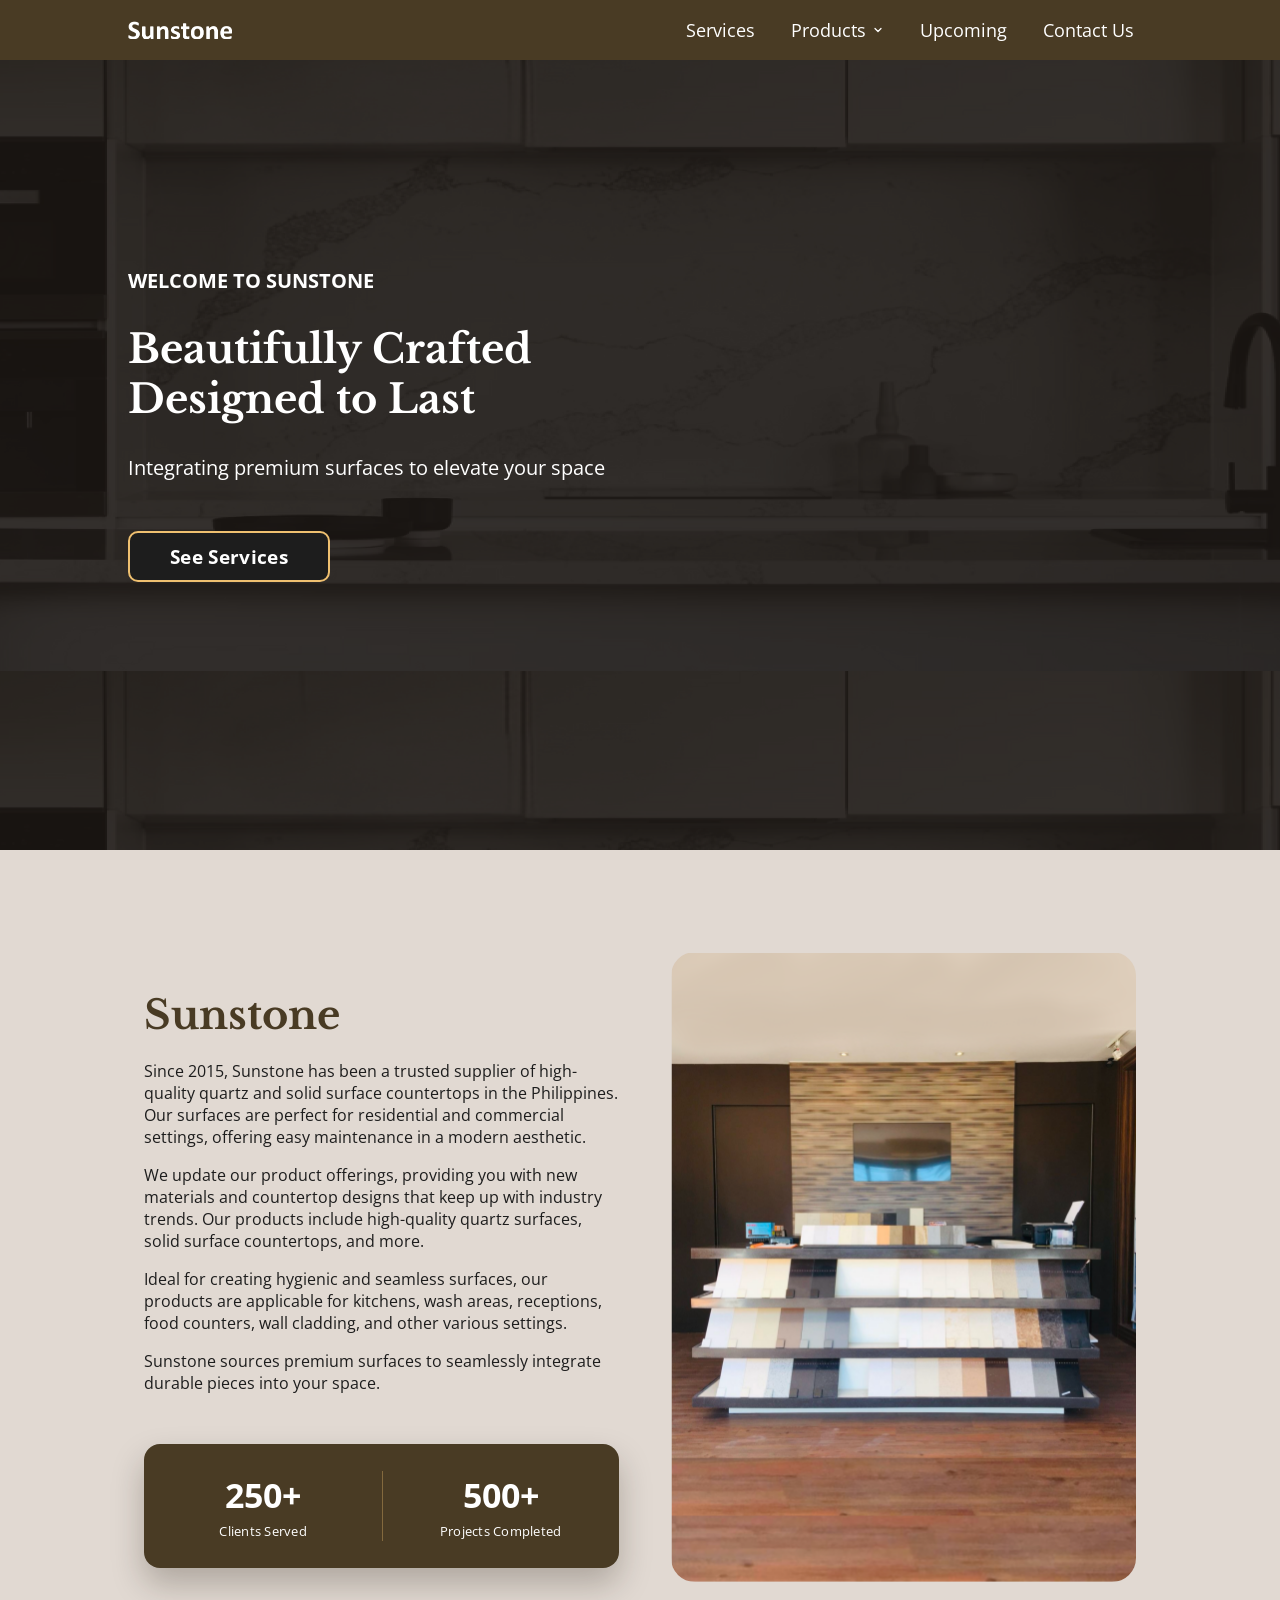
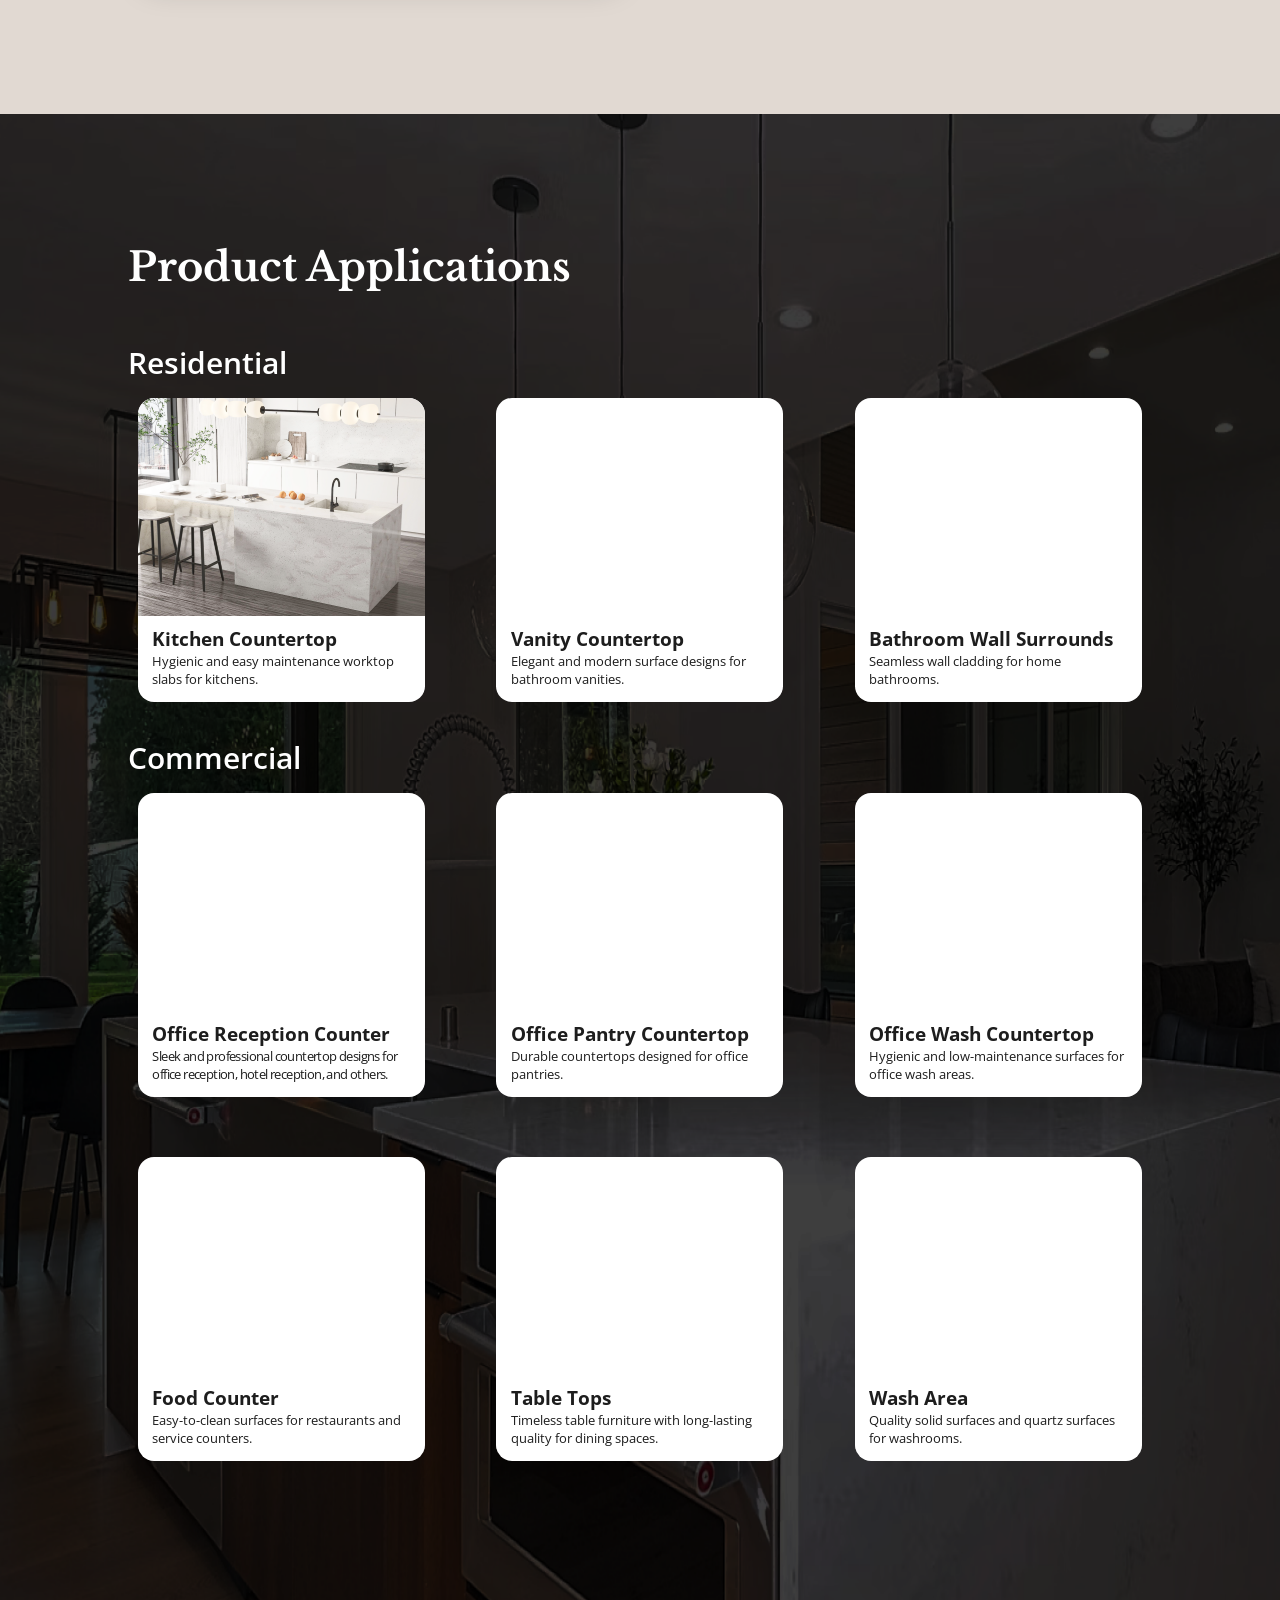
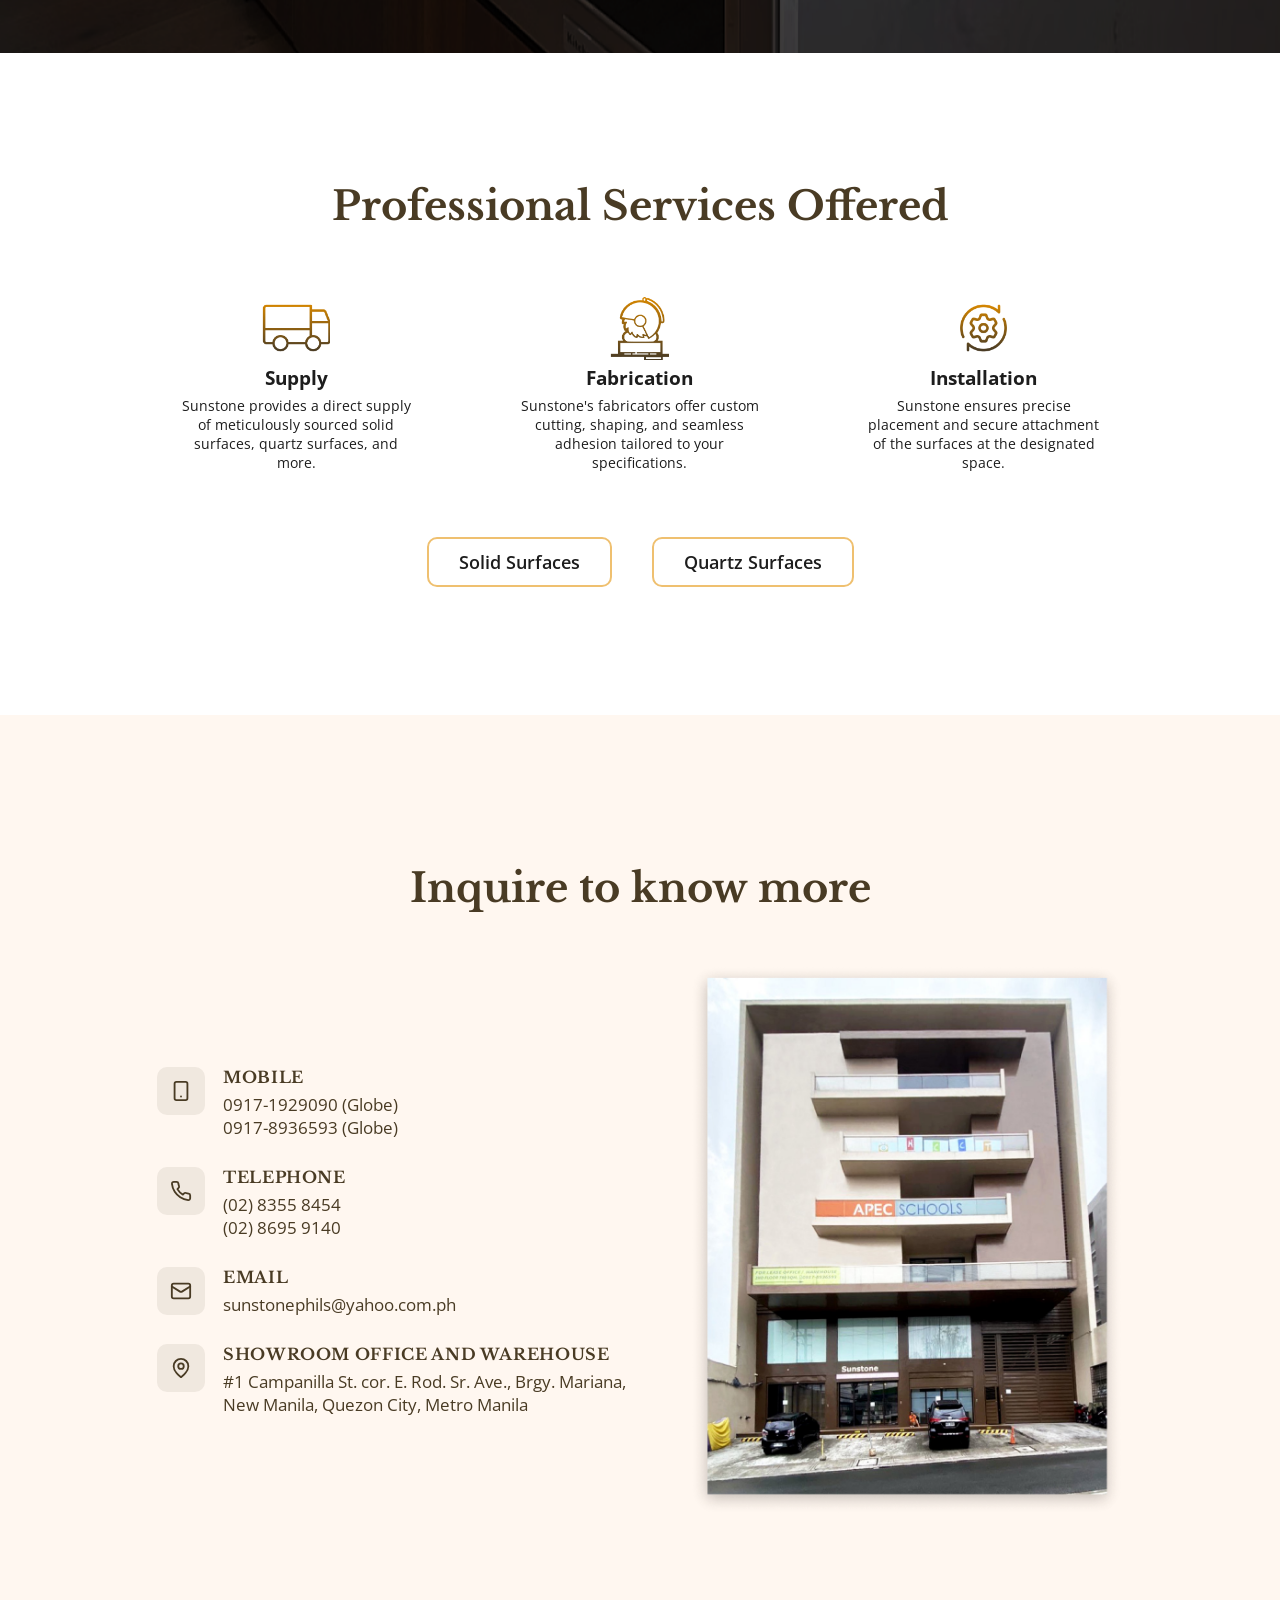
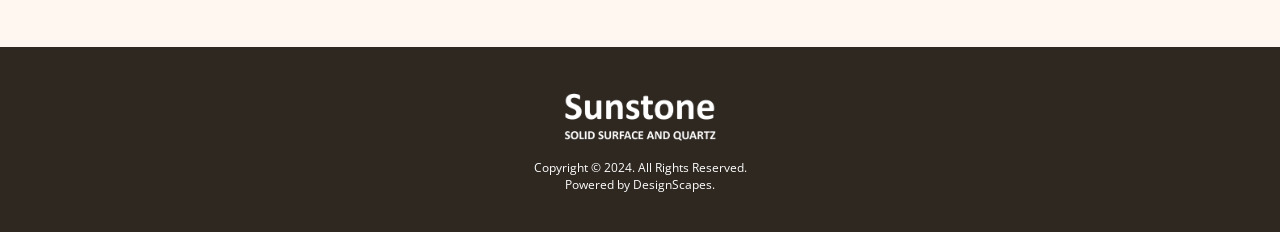
<file: index.html>
<!DOCTYPE html>
<html>
<head>
    <meta name="viewport" content="width=device-width, initial-scale=1.0">
    <link rel="stylesheet" href="/css/landing.css">
    <link rel="preconnect" href="https://fonts.googleapis.com">
    <link rel="preconnect" href="https://fonts.gstatic.com" crossorigin>
    <link href="https://fonts.googleapis.com/css2?family=Open+Sans:ital,wght@0,300..800;1,300..800&display=swap" rel="stylesheet">
    <link href="https://fonts.googleapis.com/css2?family=Libre+Baskerville:ital,wght@0,400;0,700;1,400&family=Open+Sans:ital,wght@0,300..800;1,300..800&display=swap" rel="stylesheet">
    <link rel="icon" type="image/x-icon" href="/img/favicon.ico">
    <title>Sunstone</title>
</head>
<body>
    <div class="navbar-container">
        <div class="navbar-items">
            <a id="navbar-logo-link" href="/"><img id="navbar-logo" src="/img/Sunstone.png"></a>
            <a class="navbar-no-need" href="#contact-us">Contact Us</a>
            <a href="/upcoming">Upcoming</a>
            <div class="dropdown">
                <button class="drop-button">Products
                <svg class="drop-caret" width="12" height="12" viewBox="0 0 24 24" fill="none" stroke="currentColor" stroke-width="2.5" stroke-linecap="round" stroke-linejoin="round"><polyline points="6 9 12 15 18 9"></polyline></svg>
                </button>
                <div class="dropdown-content">
                <a href="/solid-surface">Solid Surfaces</a>
                <a href="/quartz">Quartz</a>
                </div>
            </div>
            <a class="navbar-no-need" href="#services">Services</a>
        </div>
    </div>

    <div id="hero">
        <div class="content-container">
            <h2 id="hero-h2">WELCOME TO SUNSTONE</h2>
            <h1 id="hero-h1">Beautifully Crafted<br>Designed to Last</h1>
            <p id="hero-p">Integrating premium surfaces to elevate your space</p>
            <a href="#services"><button class="button-1"><h3 class="button-1-text">See Services</h3></button></a>
        </div>
    </div>

    <div id="about">
        <div class="content-container">
            <div class="section-2-left">
                <h1 class="h1-brown">Sunstone</h1>
                <p class="p-black">Since 2015, Sunstone has been a trusted supplier of high-quality quartz and solid surface countertops in the Philippines. Our surfaces are perfect for residential and commercial settings, offering easy maintenance in a modern aesthetic.</p>
                <p class="p-black">We update our product offerings, providing you with new materials and countertop designs that keep up with industry trends. Our products include high-quality quartz surfaces, solid surface countertops, and more.</p>
                <p class="p-black">Ideal for creating hygienic and seamless surfaces, our products are applicable for kitchens, wash areas, receptions, food counters, wall cladding, and other various settings.</p>
                <p class="p-black">Sunstone sources premium surfaces to seamlessly integrate durable pieces into your space.</p>
                <div class="white-rectangle">
                    <div class="rectangle-content">
                        <h3>250+</h3>
                        <p>Clients Served</p>
                    </div>
                    <div class="rectangle-content">
                        <h3>500+</h3>
                        <p>Projects Completed</p>
                    </div>
                </div>
            </div>
            <div class="section-2-right">
                <img loading="lazy" decoding="async" src="/img/section2-rightimg.png">
            </div>
        </div>
    </div>

    <div class="section-3">
        <h1>Product Applications</h1>
        <h2>Residential</h2>
        <div class="product-card-row">
            <div class="product-card">
                <img loading="lazy" decoding="async" src="/img/Section-3-pics/kitchen-countertop.png">
                <div class="card-content">
                    <h2>Kitchen Countertop</h2>
                    <p>Hygienic and easy maintenance worktop slabs for kitchens.</p>
                </div>
            </div>
            <div class="product-card">
                <img loading="lazy" decoding="async" src="/img/Section-3-pics/vanity-countertop.png">
                <div class="card-content">
                    <h2>Vanity Countertop</h2>
                    <p>Elegant and modern surface designs for bathroom vanities.</p>
                </div>
            </div>
            <div class="product-card">
                <img loading="lazy" decoding="async" src="/img/Section-3-pics/bathroom-wall-surrounds.png">
                <div class="card-content">
                    <h2>Bathroom Wall Surrounds</h2>
                    <p>Seamless wall cladding for home bathrooms.</p>
                </div>
            </div>
        </div>

        <h2>Commercial</h2>
        <div class="product-card-row">
            <div class="product-card">
                <img loading="lazy" decoding="async" src="/img/Section-3-pics/office-reception-counter.png">
                <div class="card-content">
                    <h2>Office Reception Counter</h2>
                    <p id="orc">Sleek and professional countertop designs for office reception, hotel reception, and others.</p>
                </div>
            </div>
            <div class="product-card">
                <img loading="lazy" decoding="async" src="/img/Section-3-pics/office-pantry-countertop.png">
                <div class="card-content">
                    <h2>Office Pantry Countertop</h2>
                    <p>Durable countertops designed for office pantries.</p>
                </div>
            </div>
            <div class="product-card">
                <img loading="lazy" decoding="async" src="/img/Section-3-pics/office-wash-countertop.png">
                <div class="card-content">
                    <h2>Office Wash Countertop</h2>
                    <p>Hygienic and low-maintenance surfaces for office wash areas.</p>
                </div>
            </div>
            <div class="product-card">
                <img loading="lazy" decoding="async" src="/img/Section-3-pics/food-counter.png">
                <div class="card-content">
                    <h2>Food Counter</h2>
                    <p>Easy-to-clean surfaces for restaurants and service counters.</p>
                </div>
            </div>
            <div class="product-card">
                <img loading="lazy" decoding="async" src="/img/Section-3-pics/table-tops.png">
                <div class="card-content">
                    <h2>Table Tops</h2>
                    <p>Timeless table furniture with long-lasting quality for dining spaces.</p>
                </div>
            </div>
            <div class="product-card">
                <img loading="lazy" decoding="async" src="/img/Section-3-pics/wash-area.png">
                <div class="card-content">
                    <h2>Wash Area</h2>
                    <p>Quality solid surfaces and quartz surfaces for washrooms.</p>
                </div>
            </div>
        </div>
    </div>

    <div id="services">
        <h1>Professional Services Offered</h1>
        <div class="service-row">
            <div class="service-card">
                <img loading="lazy" decoding="async" src="/img/section-4-pics/supply.png">
                <h2>Supply</h2>
                <p>Sunstone provides a direct supply of meticulously sourced solid surfaces, quartz surfaces, and more.</p>
            </div>
            <div class="service-card">
                <img loading="lazy" decoding="async" src="/img/section-4-pics/fabrication.png">
                <h2>Fabrication</h2>
                <p>Sunstone&apos;s fabricators offer custom cutting, shaping, and seamless adhesion tailored to your specifications.</p>
            </div>
            <div class="service-card">
                <img loading="lazy" decoding="async" src="/img/section-4-pics/Installation.png">
                <h2>Installation</h2>
                <p>Sunstone ensures precise placement and secure attachment of the surfaces at the designated space.</p>
            </div>
        </div>
        <div class="services-buttons">
            <a href="/solid-surface"><button class="button-2"><h3 class="button-2-text">Solid Surfaces</h3></button></a>
            <a href="/quartz"><button class="button-2"><h3 class="button-2-text">Quartz Surfaces</h3></button></a>
        </div>

    </div>

    <div id="contact-us">
        <h1 class="h1-brown">Inquire to know more</h1>
        <div class="content-container">
            <div class="contact-us-left">
                <div class="contact-item">
                    <span class="contact-icon" aria-hidden="true">
                        <svg viewBox="0 0 24 24" fill="none" stroke="currentColor" stroke-width="2" stroke-linecap="round" stroke-linejoin="round"><rect x="5" y="2" width="14" height="20" rx="2" ry="2"></rect><path d="M12 18h.01"></path></svg>
                    </span>
                    <div class="contact-text">
                        <h2>Mobile</h2>
                        <p>0917-1929090 (Globe)<br>0917-8936593 (Globe)</p>
                    </div>
                </div>
                <div class="contact-item">
                    <span class="contact-icon" aria-hidden="true">
                        <svg viewBox="0 0 24 24" fill="none" stroke="currentColor" stroke-width="2" stroke-linecap="round" stroke-linejoin="round"><path d="M22 16.92v3a2 2 0 0 1-2.18 2 19.79 19.79 0 0 1-8.63-3.07 19.5 19.5 0 0 1-6-6 19.79 19.79 0 0 1-3.07-8.67A2 2 0 0 1 4.11 2h3a2 2 0 0 1 2 1.72c.127.96.361 1.903.7 2.81a2 2 0 0 1-.45 2.11L8.09 9.91a16 16 0 0 0 6 6l1.27-1.27a2 2 0 0 1 2.11-.45c.907.339 1.85.573 2.81.7A2 2 0 0 1 22 16.92z"></path></svg>
                    </span>
                    <div class="contact-text">
                        <h2>Telephone</h2>
                        <p>(02) 8355 8454<br>(02) 8695 9140</p>
                    </div>
                </div>
                <div class="contact-item">
                    <span class="contact-icon" aria-hidden="true">
                        <svg viewBox="0 0 24 24" fill="none" stroke="currentColor" stroke-width="2" stroke-linecap="round" stroke-linejoin="round"><rect x="2" y="4" width="20" height="16" rx="2"></rect><path d="m22 7-8.97 5.7a1.94 1.94 0 0 1-2.06 0L2 7"></path></svg>
                    </span>
                    <div class="contact-text">
                        <h2>Email</h2>
                        <p>sunstonephils@yahoo.com.ph</p>
                    </div>
                </div>
                <div class="contact-item">
                    <span class="contact-icon" aria-hidden="true">
                        <svg viewBox="0 0 24 24" fill="none" stroke="currentColor" stroke-width="2" stroke-linecap="round" stroke-linejoin="round"><path d="M20 10c0 6-8 12-8 12s-8-6-8-12a8 8 0 0 1 16 0Z"></path><circle cx="12" cy="10" r="3"></circle></svg>
                    </span>
                    <div class="contact-text">
                        <h2>Showroom Office and Warehouse</h2>
                        <p>#1 Campanilla St. cor. E. Rod. Sr. Ave., Brgy. Mariana, New Manila, Quezon City, Metro Manila</p>
                    </div>
                </div>
            </div>

            <div class="contact-us-right">
                <img loading="lazy" decoding="async" src="/img/section-5-pics/office-bldg.png">
            </div>

        </div>
    </div>

    <div class="footer">
        <img loading="lazy" decoding="async" src="/img/footer-logo.png">
        <p>Copyright © 2024. All Rights Reserved.</p>
        <p>Powered by DesignScapes.</p>
    </div>
</body>
</html>
</file>
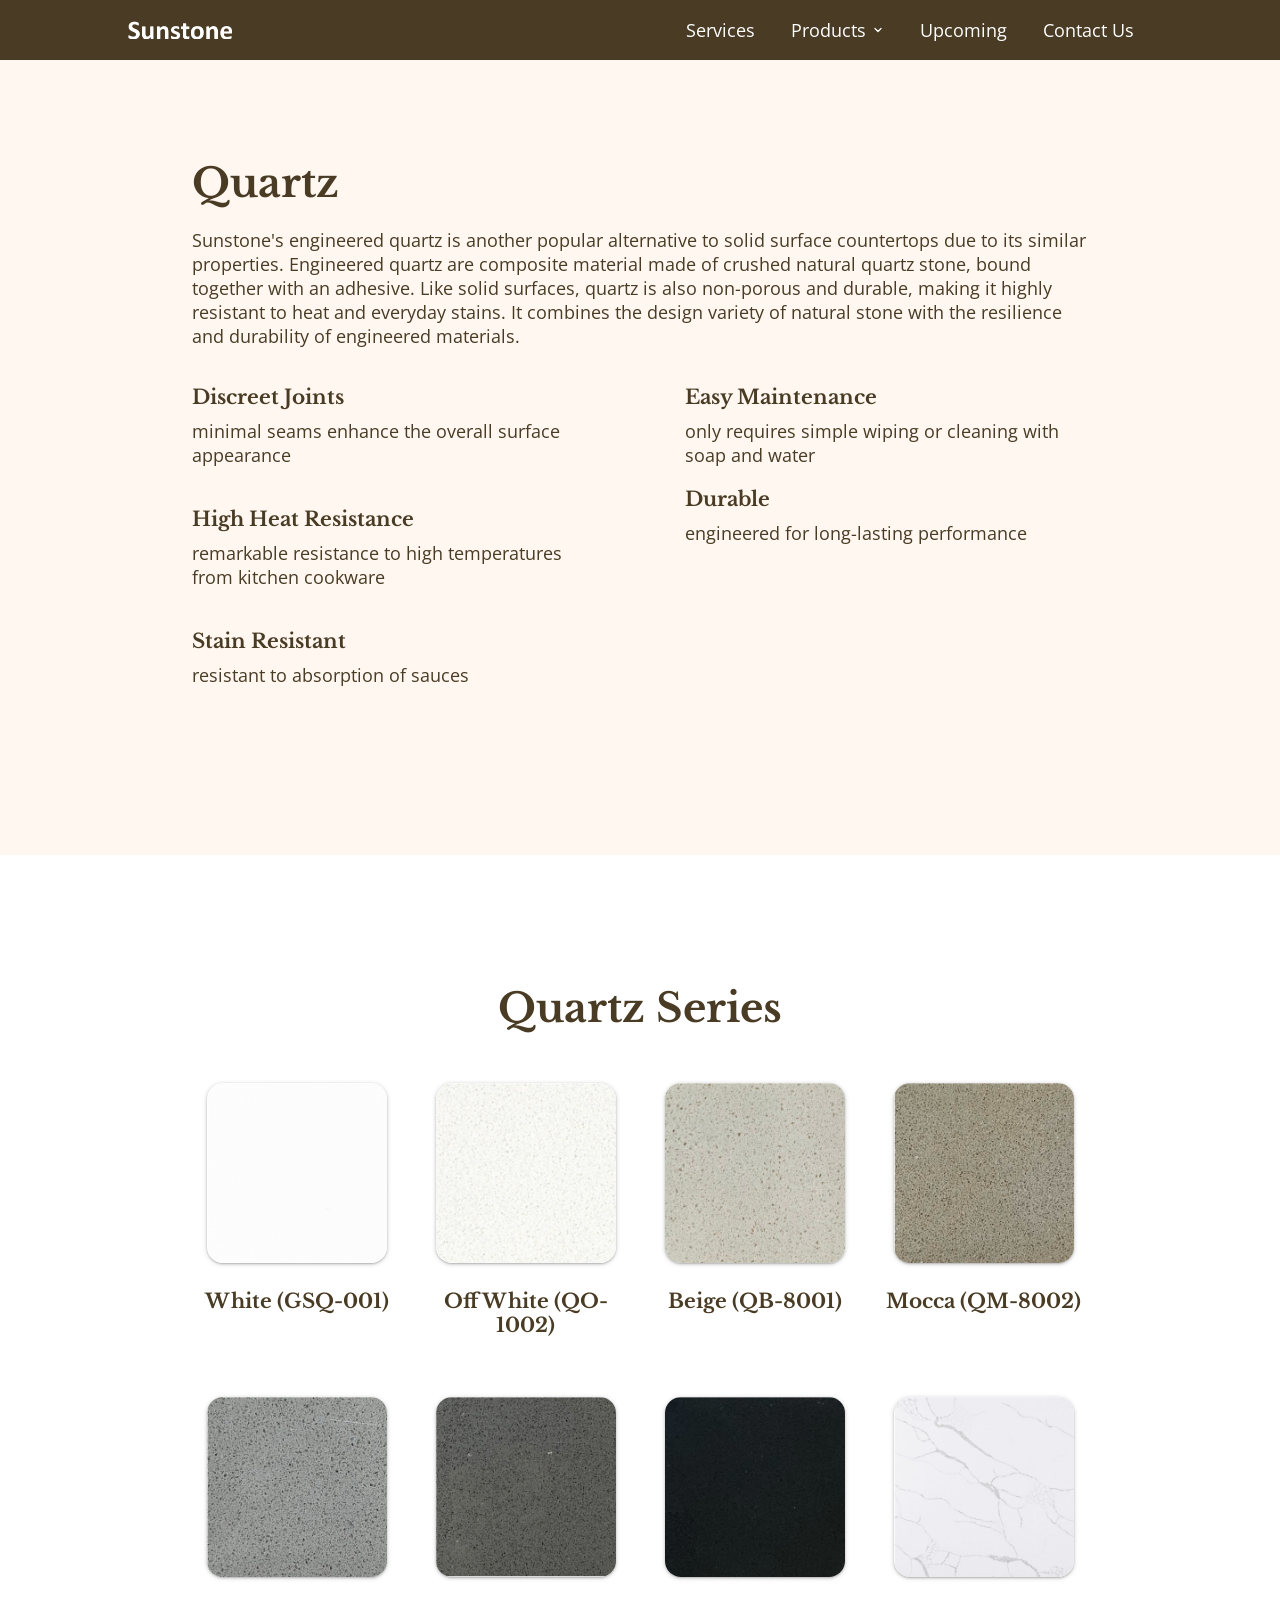
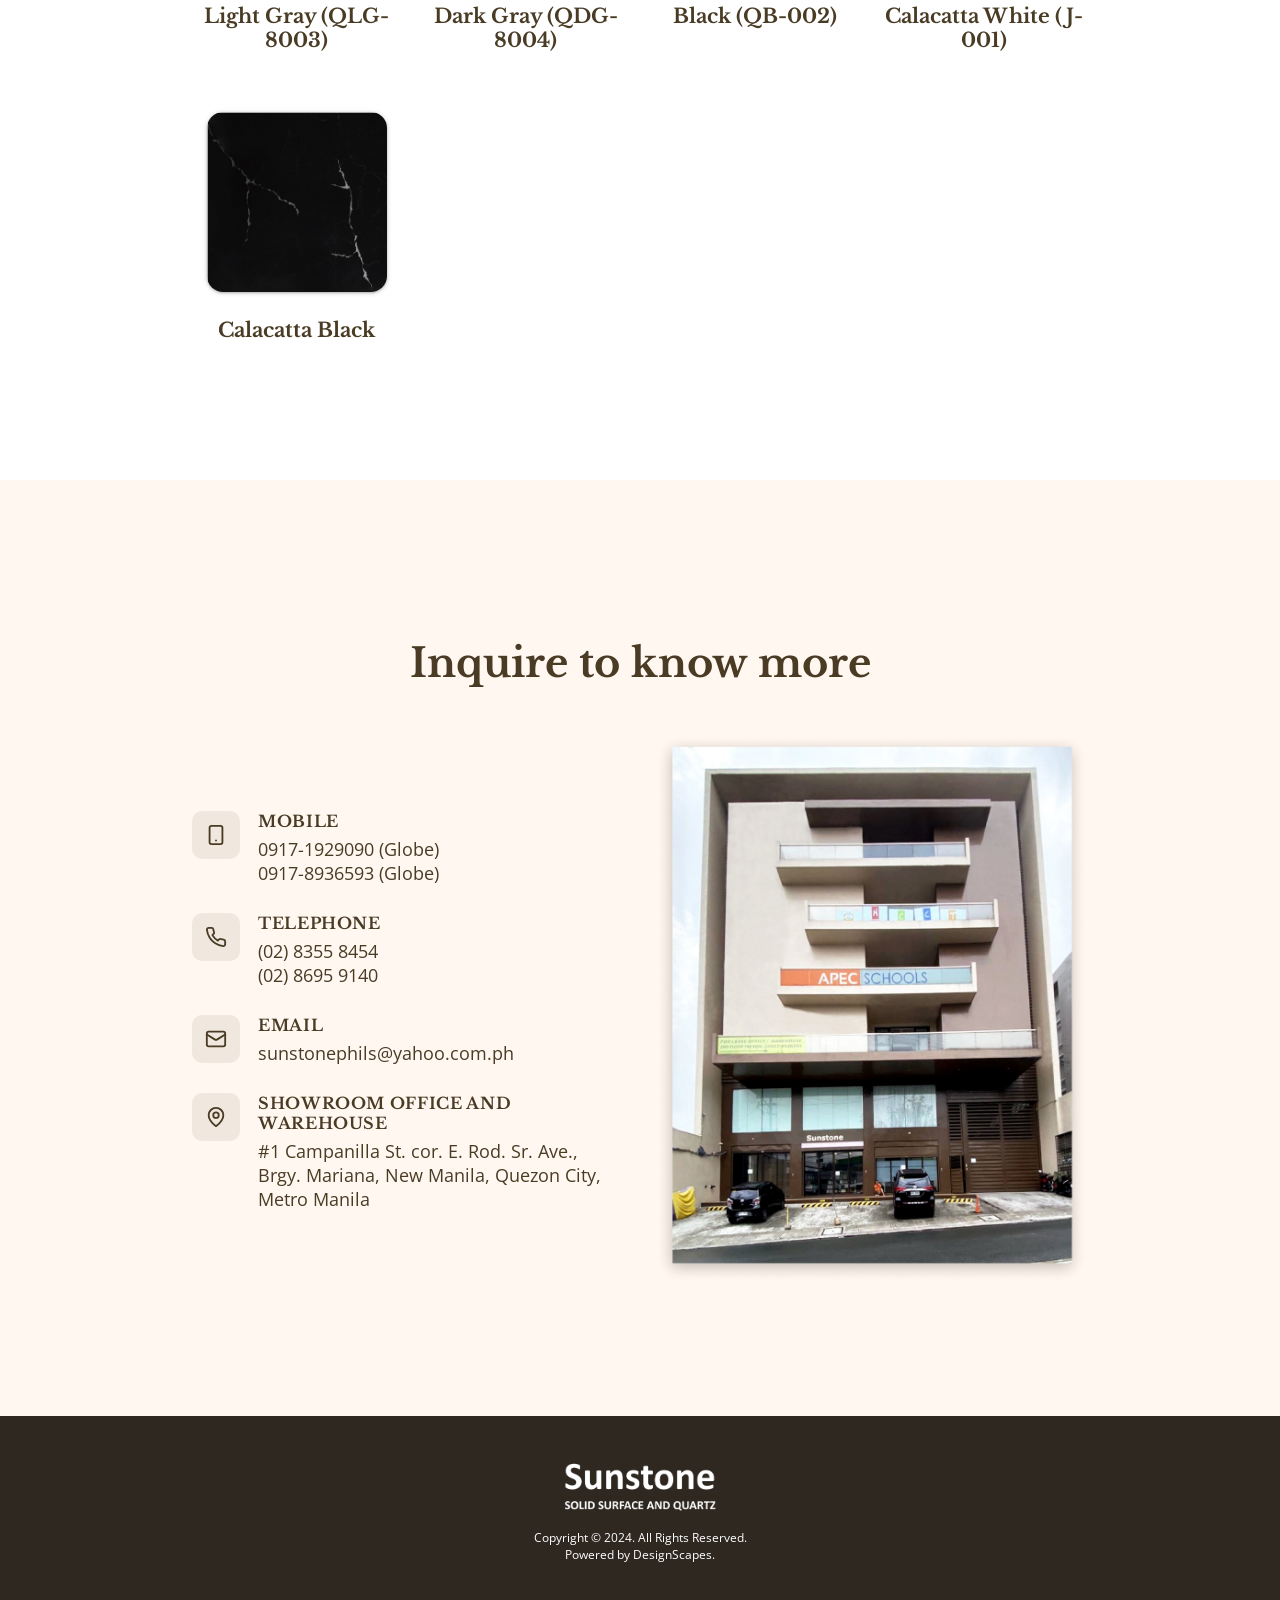
<file: quartz.html>
<!DOCTYPE html>
<html>
<head>
    <meta name="viewport" content="width=device-width, initial-scale=1.0">
    <link rel="stylesheet" href="/css/products-page.css">
    <link rel="preconnect" href="https://fonts.googleapis.com">
    <link rel="preconnect" href="https://fonts.gstatic.com" crossorigin>
    <link href="https://fonts.googleapis.com/css2?family=Open+Sans:ital,wght@0,300..800;1,300..800&display=swap" rel="stylesheet">
    <link href="https://fonts.googleapis.com/css2?family=Libre+Baskerville:ital,wght@0,400;0,700;1,400&family=Open+Sans:ital,wght@0,300..800;1,300..800&display=swap" rel="stylesheet">
    <link rel="icon" type="image/x-icon" href="/img/favicon.ico">
    <title>Quartz</title>
</head>
<body>
    <div class="navbar-container">
        <div class="navbar-items">
            <a id="navbar-logo-link" href="/"><img id="navbar-logo" src="/img/Sunstone.png"></a>
            <a class="navbar-no-need" href="#contact-us">Contact Us</a>
            <a href="/upcoming">Upcoming</a>
            <div class="dropdown">
                <button class="drop-button">Products
                <svg class="drop-caret" width="12" height="12" viewBox="0 0 24 24" fill="none" stroke="currentColor" stroke-width="2.5" stroke-linecap="round" stroke-linejoin="round"><polyline points="6 9 12 15 18 9"></polyline></svg>
                </button>
                <div class="dropdown-content">
                <a href="/solid-surface">Solid Surfaces</a>
                <a href="/quartz">Quartz</a>
                </div>
            </div>
            <a class="navbar-no-need" href="/#services">Services</a>
        </div>
    </div>

    <div class="section-1">
        <div class="content-container">
            <h1>Quartz</h1>
            <p>Sunstone&apos;s engineered quartz is another popular alternative to solid surface countertops due to its similar
                properties. Engineered quartz are composite material made of crushed natural quartz stone, bound together
                with an adhesive. Like solid surfaces, quartz is also non-porous and durable, making it highly resistant
                to heat and everyday stains. It combines the design variety of natural stone with the resilience and
                durability of engineered materials.</p>
            <div class="section-1-features">
                <div class="section-1-left">
                    <h2>Discreet Joints</h2>
                    <p>minimal seams enhance the overall surface appearance</p>
                    <h2>High Heat Resistance</h2>
                    <p>remarkable resistance to high temperatures from kitchen cookware</p>
                    <h2>Stain Resistant</h2>
                    <p>resistant to absorption of sauces</p>
                </div>
                <div class="section-1-right">
                    <h2>Easy Maintenance</h2>
                    <p>only requires simple wiping or cleaning with soap and water</p>
                    <h2>Durable</h2>
                    <p>engineered for long-lasting performance</p>
                </div>
            </div>
        </div>
    </div>

    <div class="section-2">
        <div class="content-container">
            <h1>Quartz Series</h1>
            <div class="grid-content-container">
                <div class="square-item">
                    <img loading="lazy" decoding="async" src="/img/quartz-pics/white.png">
                    <h2>White (GSQ-001)</h2>
                </div>
                <div class="square-item">
                    <img loading="lazy" decoding="async" src="/img/quartz-pics/off-white.png">
                    <h2>Off White (QO-1002)</h2>
                </div>
                <div class="square-item">
                    <img loading="lazy" decoding="async" src="/img/quartz-pics/beige.png">
                    <h2>Beige (QB-8001)</h2>
                </div>
                <div class="square-item">
                    <img loading="lazy" decoding="async" src="/img/quartz-pics/mocca.png">
                    <h2>Mocca (QM-8002)</h2>
                </div>
                <div class="square-item">
                    <img loading="lazy" decoding="async" src="/img/quartz-pics/light-gray.png">
                    <h2>Light Gray (QLG-8003)</h2>
                </div>
                <div class="square-item">
                    <img loading="lazy" decoding="async" src="/img/quartz-pics/dark-grey.png">
                    <h2>Dark Gray (QDG-8004)</h2>
                </div>
                <div class="square-item">
                    <img loading="lazy" decoding="async" src="/img/quartz-pics/black.png">
                    <h2>Black (QB-002)</h2>
                </div>
                <div class="square-item">
                    <img loading="lazy" decoding="async" src="/img/quartz-pics/calacatta-white.png">
                    <h2>Calacatta White (J-001)</h2>
                </div>
                <div class="square-item">
                    <img loading="lazy" decoding="async" src="/img/quartz-pics/calacatta-black.png">
                    <h2>Calacatta Black</h2>
                </div>
            </div>
        </div>
    </div>

    <div id="contact-us">
        <h1 class="h1-brown">Inquire to know more</h1>
        <div class="content-container">
            <div class="contact-us-left">
                <div class="contact-item">
                    <span class="contact-icon" aria-hidden="true">
                        <svg viewBox="0 0 24 24" fill="none" stroke="currentColor" stroke-width="2" stroke-linecap="round" stroke-linejoin="round"><rect x="5" y="2" width="14" height="20" rx="2" ry="2"></rect><path d="M12 18h.01"></path></svg>
                    </span>
                    <div class="contact-text">
                        <h2>Mobile</h2>
                        <p>0917-1929090 (Globe)<br>0917-8936593 (Globe)</p>
                    </div>
                </div>
                <div class="contact-item">
                    <span class="contact-icon" aria-hidden="true">
                        <svg viewBox="0 0 24 24" fill="none" stroke="currentColor" stroke-width="2" stroke-linecap="round" stroke-linejoin="round"><path d="M22 16.92v3a2 2 0 0 1-2.18 2 19.79 19.79 0 0 1-8.63-3.07 19.5 19.5 0 0 1-6-6 19.79 19.79 0 0 1-3.07-8.67A2 2 0 0 1 4.11 2h3a2 2 0 0 1 2 1.72c.127.96.361 1.903.7 2.81a2 2 0 0 1-.45 2.11L8.09 9.91a16 16 0 0 0 6 6l1.27-1.27a2 2 0 0 1 2.11-.45c.907.339 1.85.573 2.81.7A2 2 0 0 1 22 16.92z"></path></svg>
                    </span>
                    <div class="contact-text">
                        <h2>Telephone</h2>
                        <p>(02) 8355 8454<br>(02) 8695 9140</p>
                    </div>
                </div>
                <div class="contact-item">
                    <span class="contact-icon" aria-hidden="true">
                        <svg viewBox="0 0 24 24" fill="none" stroke="currentColor" stroke-width="2" stroke-linecap="round" stroke-linejoin="round"><rect x="2" y="4" width="20" height="16" rx="2"></rect><path d="m22 7-8.97 5.7a1.94 1.94 0 0 1-2.06 0L2 7"></path></svg>
                    </span>
                    <div class="contact-text">
                        <h2>Email</h2>
                        <p>sunstonephils@yahoo.com.ph</p>
                    </div>
                </div>
                <div class="contact-item">
                    <span class="contact-icon" aria-hidden="true">
                        <svg viewBox="0 0 24 24" fill="none" stroke="currentColor" stroke-width="2" stroke-linecap="round" stroke-linejoin="round"><path d="M20 10c0 6-8 12-8 12s-8-6-8-12a8 8 0 0 1 16 0Z"></path><circle cx="12" cy="10" r="3"></circle></svg>
                    </span>
                    <div class="contact-text">
                        <h2>Showroom Office and Warehouse</h2>
                        <p>#1 Campanilla St. cor. E. Rod. Sr. Ave., Brgy. Mariana, New Manila, Quezon City, Metro Manila</p>
                    </div>
                </div>
            </div>

            <div class="contact-us-right">
                <img loading="lazy" decoding="async" src="/img/section-5-pics/office-bldg.png">
            </div>

        </div>
    </div>

    <div class="footer">
        <img loading="lazy" decoding="async" src="/img/footer-logo.png">
        <p>Copyright © 2024. All Rights Reserved.</p>
        <p>Powered by DesignScapes.</p>
    </div>
</body>
</html>
</file>
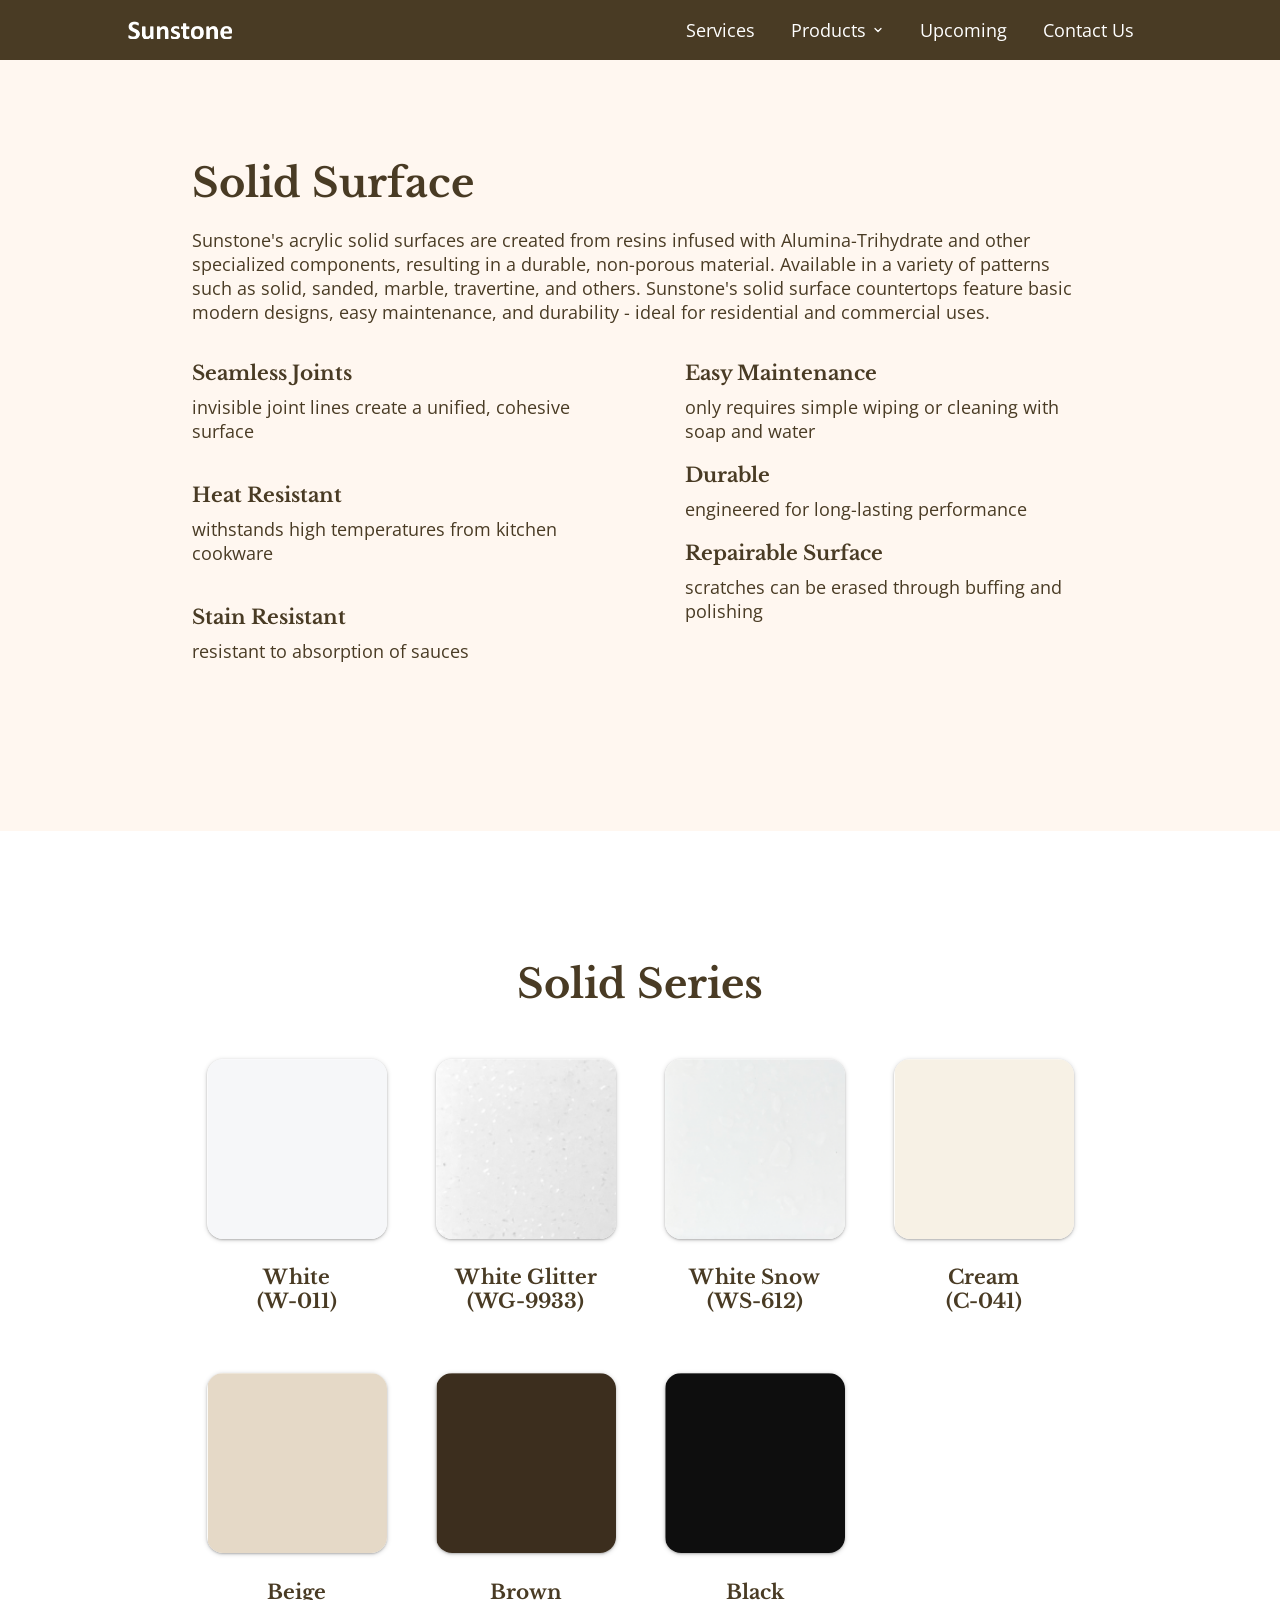
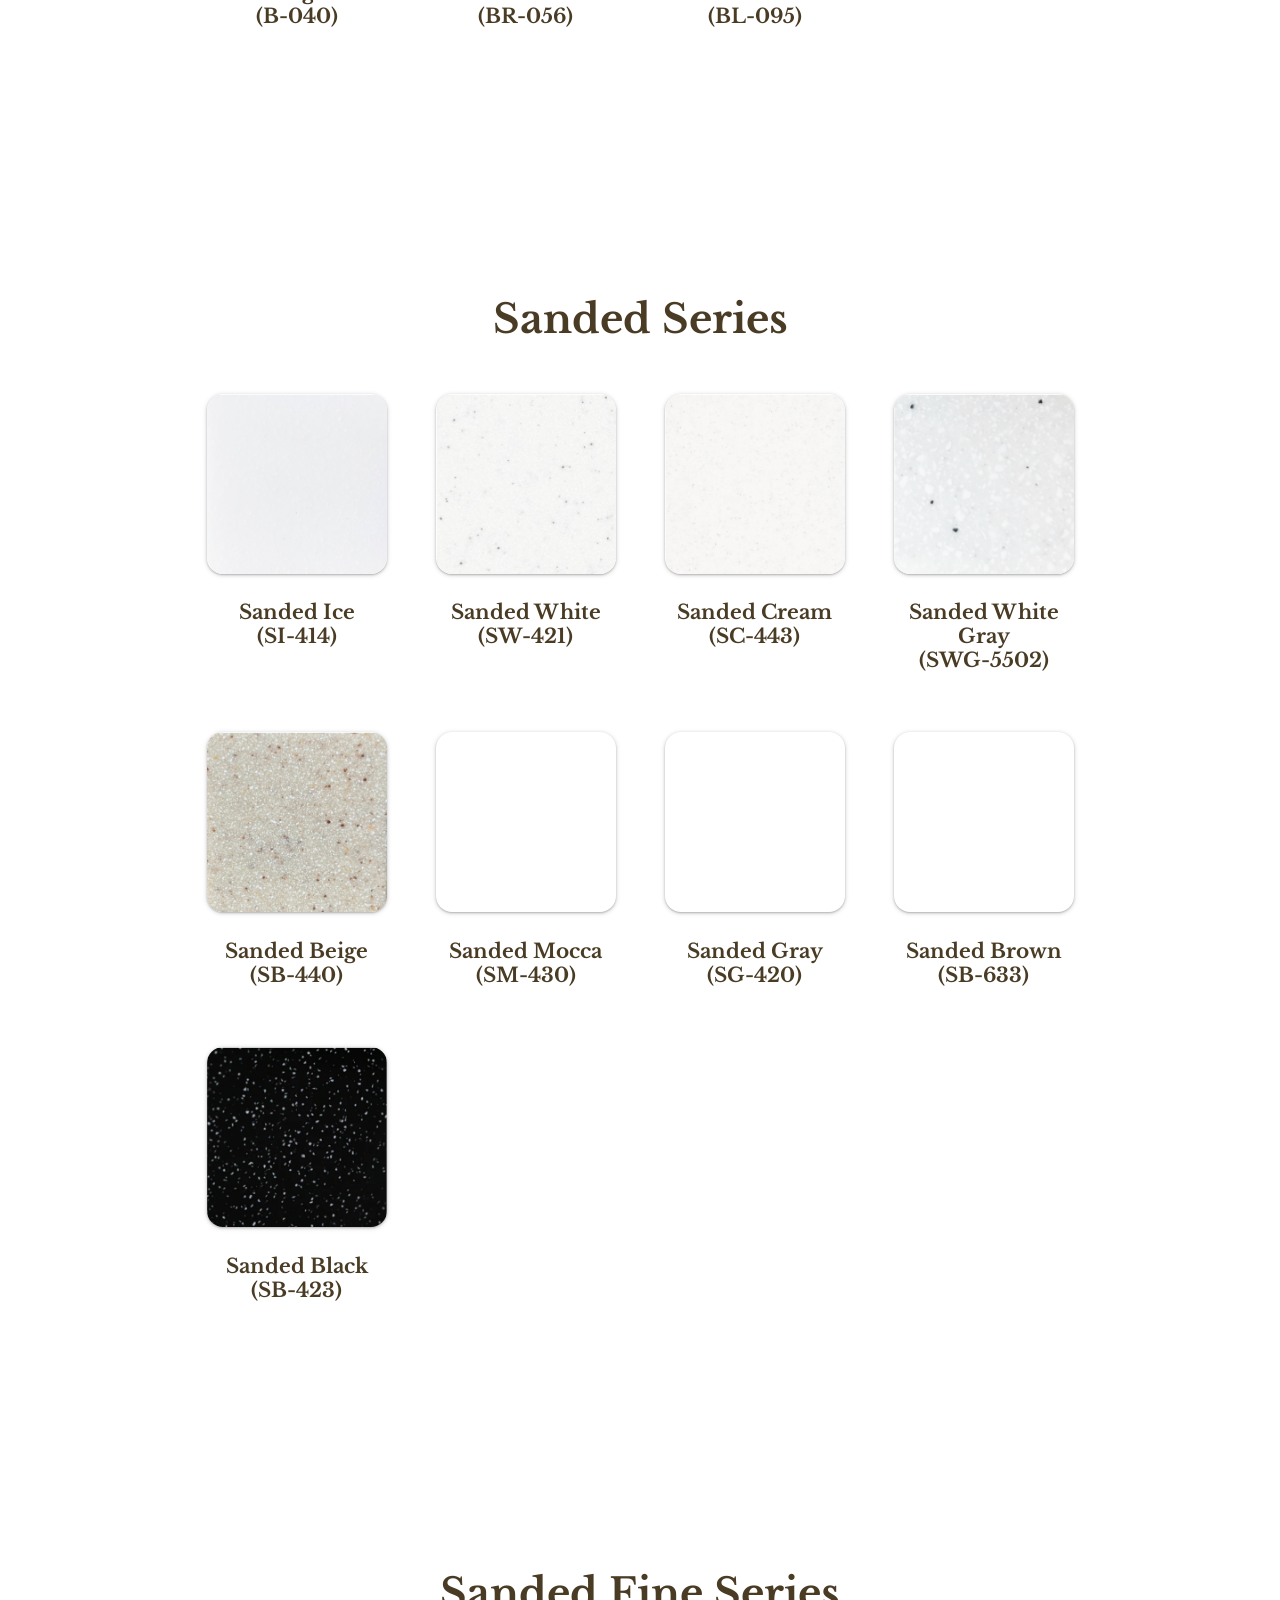
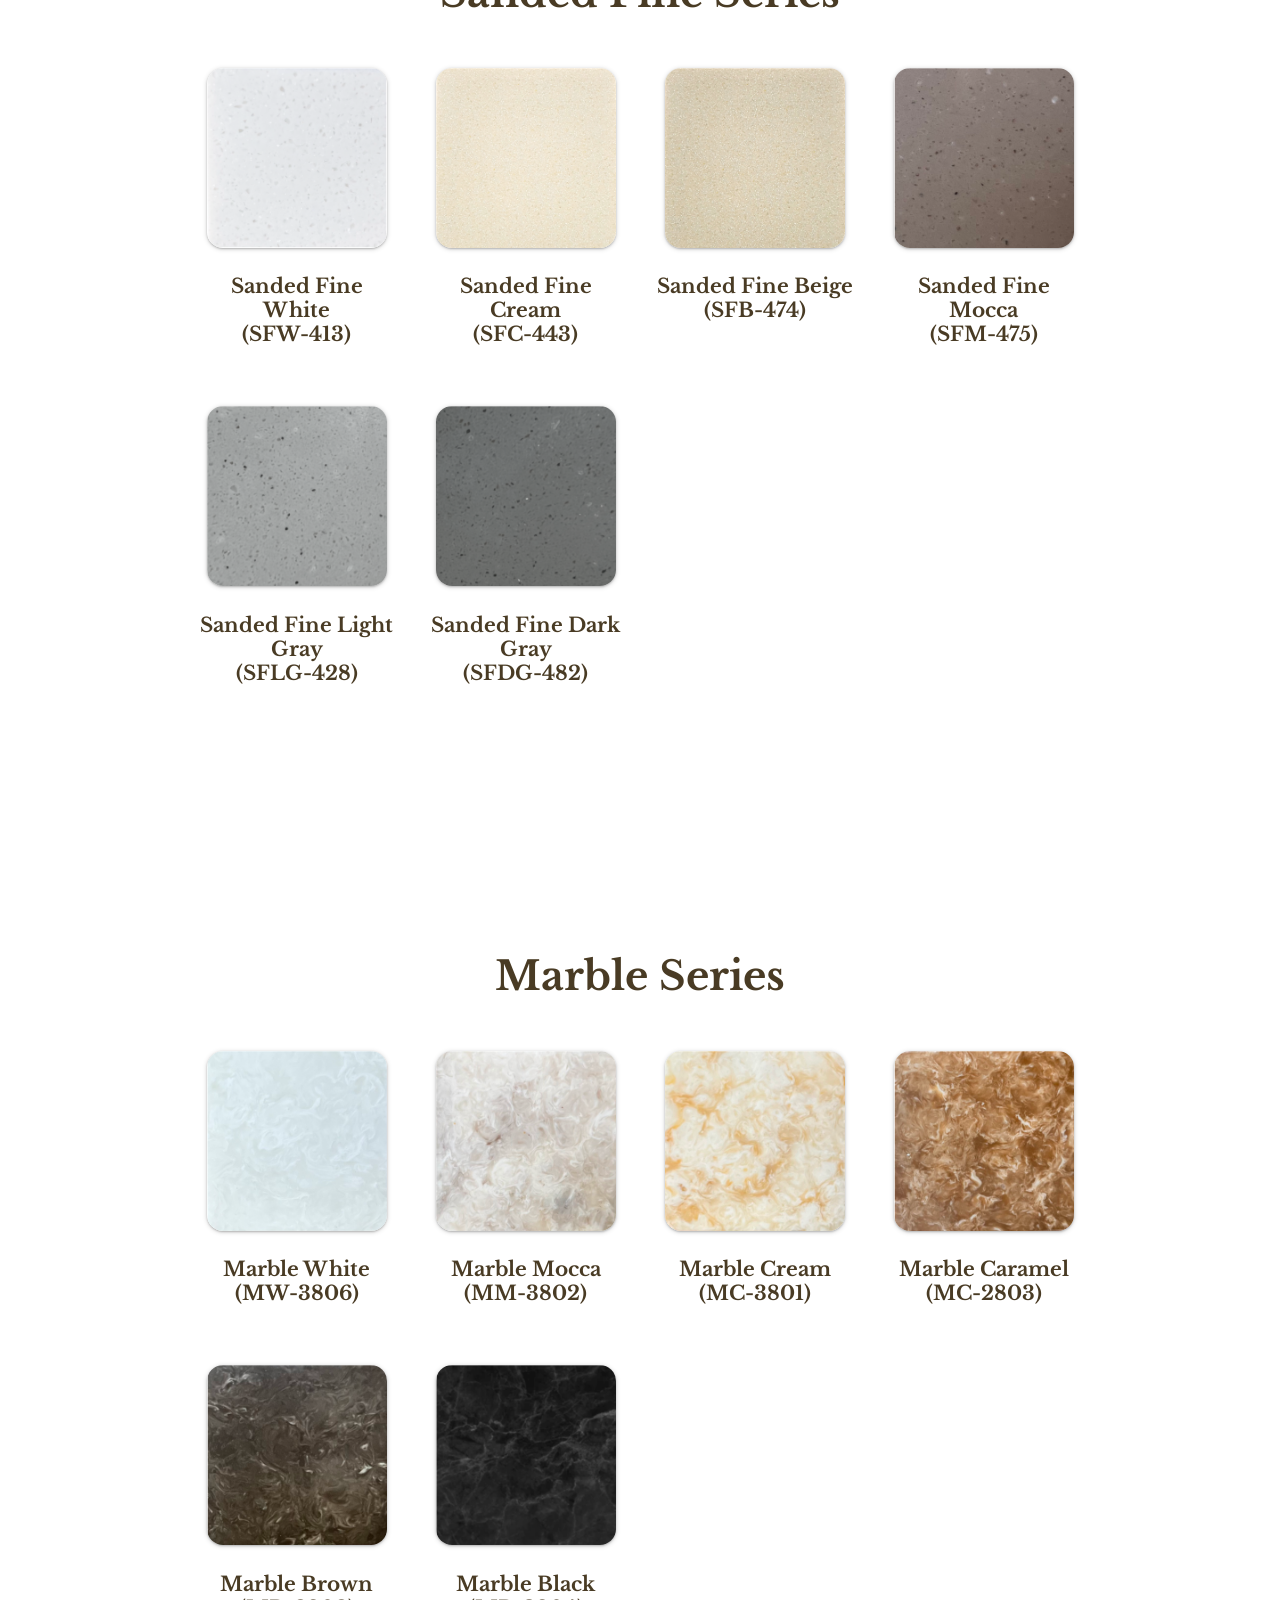
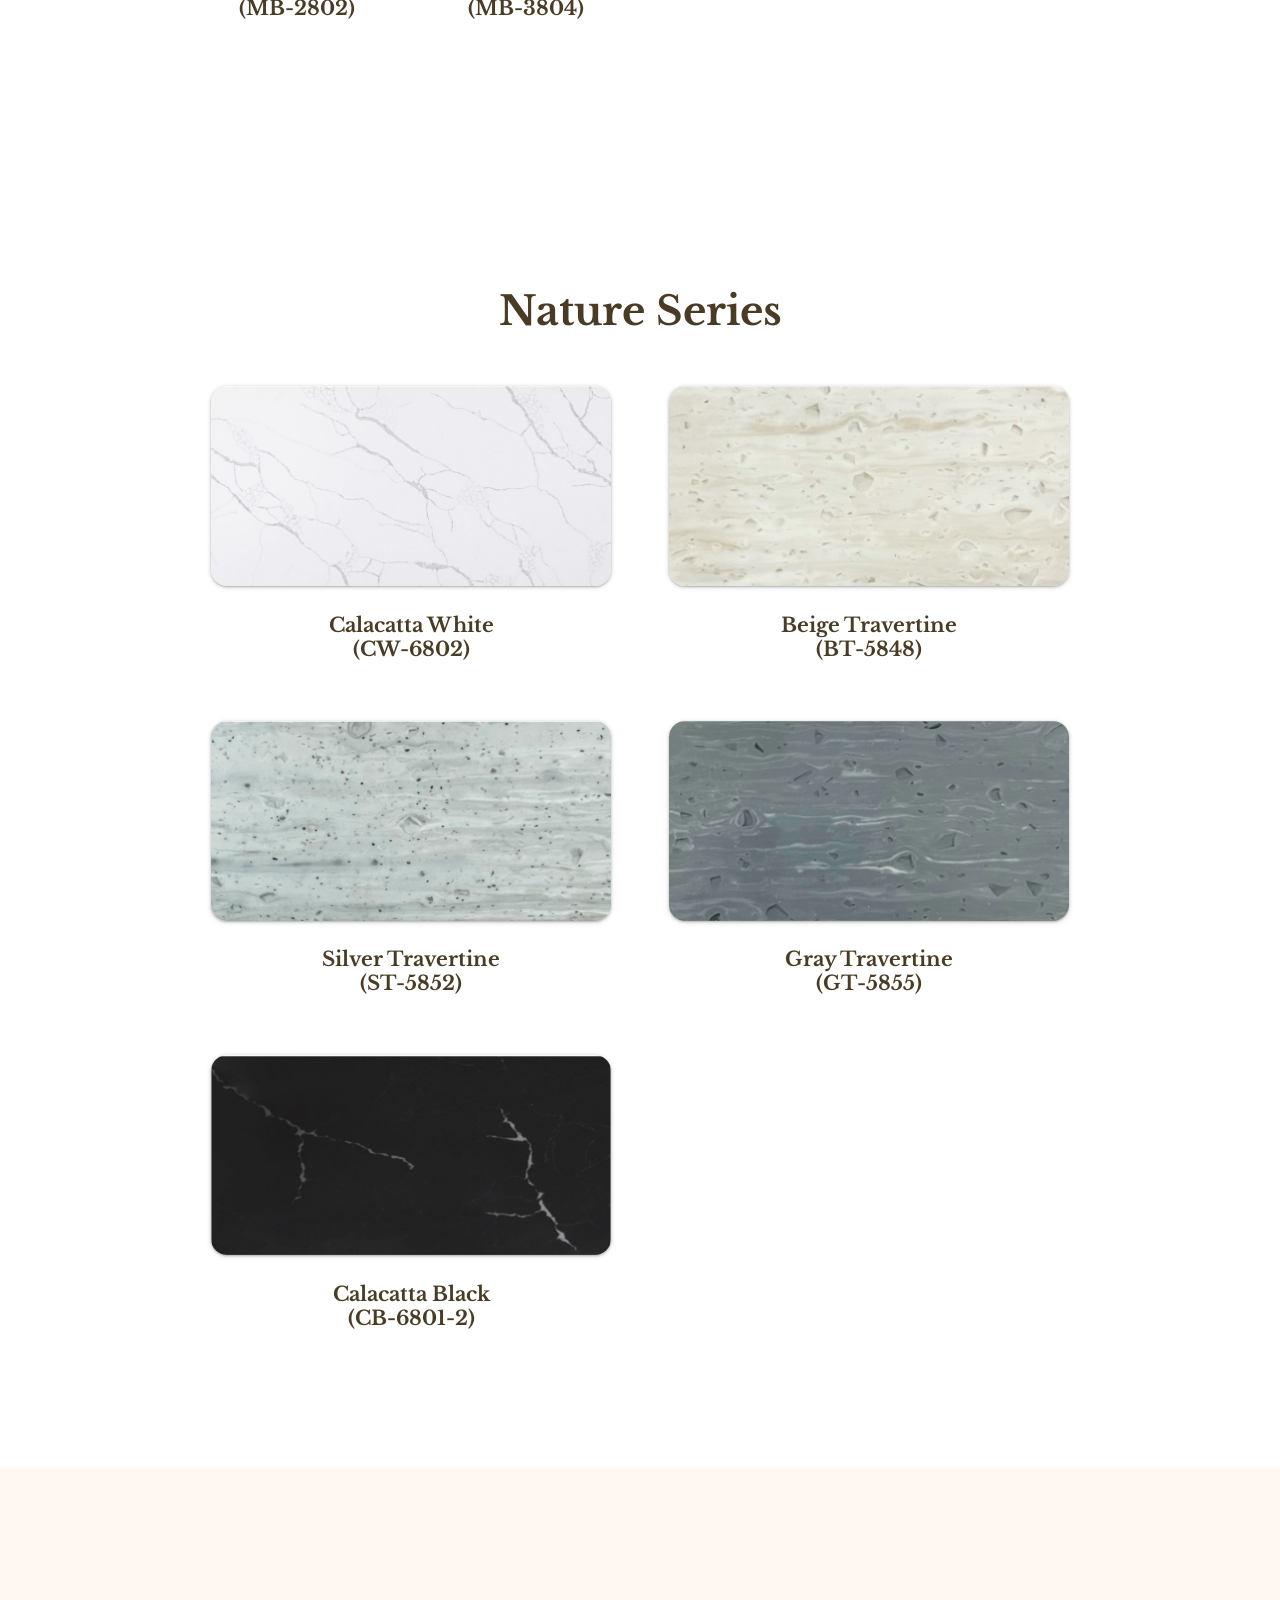
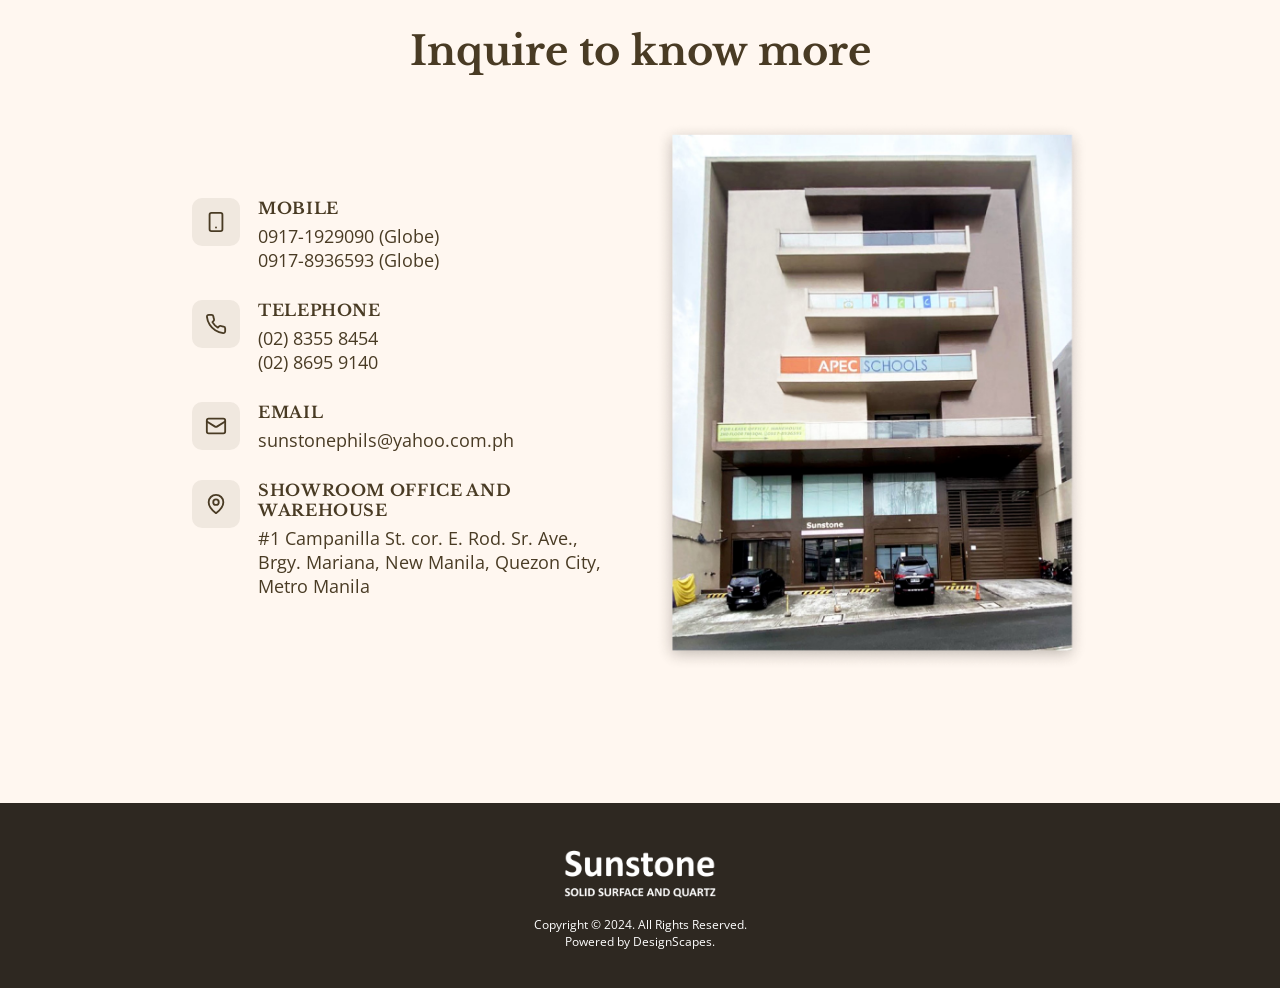
<file: solid-surface.html>
<!DOCTYPE html>
<html>
<head>
    <meta name="viewport" content="width=device-width, initial-scale=1.0">
    <link rel="stylesheet" href="/css/products-page.css">
    <link rel="preconnect" href="https://fonts.googleapis.com">
    <link rel="preconnect" href="https://fonts.gstatic.com" crossorigin>
    <link href="https://fonts.googleapis.com/css2?family=Open+Sans:ital,wght@0,300..800;1,300..800&display=swap" rel="stylesheet">
    <link href="https://fonts.googleapis.com/css2?family=Libre+Baskerville:ital,wght@0,400;0,700;1,400&family=Open+Sans:ital,wght@0,300..800;1,300..800&display=swap" rel="stylesheet">
    <link rel="icon" type="image/x-icon" href="/img/favicon.ico">
    <title>Solid Surfaces</title>
</head>
<body>
    <div class="navbar-container">
        <div class="navbar-items">
            <a id="navbar-logo-link" href="/"><img id="navbar-logo" src="/img/Sunstone.png"></a>
            <a class="navbar-no-need" href="#contact-us">Contact Us</a>
            <a href="/upcoming">Upcoming</a>
            <div class="dropdown">
                <button class="drop-button">Products
                <svg class="drop-caret" width="12" height="12" viewBox="0 0 24 24" fill="none" stroke="currentColor" stroke-width="2.5" stroke-linecap="round" stroke-linejoin="round"><polyline points="6 9 12 15 18 9"></polyline></svg>
                </button>
                <div class="dropdown-content">
                <a href="/solid-surface">Solid Surfaces</a>
                <a href="/quartz">Quartz</a>
                </div>
            </div>
            <a class="navbar-no-need" href="/#services">Services</a>
        </div>
    </div>

    <div class="section-1">
        <div class="content-container">
            <h1>Solid Surface</h1>
            <p>Sunstone's acrylic solid surfaces are created from resins infused with Alumina-Trihydrate and other
                specialized components, resulting in a durable, non-porous material. Available in a variety of
                patterns such as solid, sanded, marble, travertine, and others. Sunstone&apos;s solid surface countertops feature
                 basic modern designs, easy maintenance, and durability - ideal for residential and commercial uses.</p>
            <div class="section-1-features">
                <div class="section-1-left">
                    <h2>Seamless Joints</h2>
                    <p>invisible joint lines create a unified, cohesive surface</p>
                    <h2>Heat Resistant</h2>
                    <p>withstands high temperatures from kitchen cookware</p>
                    <h2>Stain Resistant</h2>
                    <p>resistant to absorption of sauces</p>
                </div>
                <div class="section-1-right">
                    <h2>Easy Maintenance</h2>
                    <p>only requires simple wiping or cleaning with soap and water</p>
                    <h2>Durable</h2>
                    <p>engineered for long-lasting performance</p>
                    <h2>Repairable Surface</h2>
                    <p>scratches can be erased through buffing and polishing</p>
                </div>
            </div>
        </div>
    </div>

    <div class="section-2">
        <div class="content-container">
            <h1>Solid Series</h1>
            <div class="grid-content-container">
                <div class="square-item">
                    <img loading="lazy" decoding="async" src="/img/solid-surface-pics/1-solid-surface/white.png">
                    <h2>White<br>(W-011)</h2>
                </div>
                <div class="square-item">
                    <img loading="lazy" decoding="async" src="/img/solid-surface-pics/1-solid-surface/white-glitter.png">
                    <h2>White Glitter<br>(WG-9933)</h2>
                </div>
                <div class="square-item">
                    <img loading="lazy" decoding="async" src="/img/solid-surface-pics/1-solid-surface/white-snow.png">
                    <h2>White Snow<br>(WS-612)</h2>
                </div>
                <div class="square-item">
                    <img loading="lazy" decoding="async" src="/img/solid-surface-pics/1-solid-surface/cream.png">
                    <h2>Cream<br>(C-041)</h2>
                </div>
                <div class="square-item">
                    <img loading="lazy" decoding="async" src="/img/solid-surface-pics/1-solid-surface/beige.png">
                    <h2>Beige<br>(B-040)</h2>
                </div>
                <div class="square-item">
                    <img loading="lazy" decoding="async" src="/img/solid-surface-pics/1-solid-surface/brown.png">
                    <h2>Brown<br>(BR-056)</h2>
                </div>
                <div class="square-item">
                    <img loading="lazy" decoding="async" src="/img/solid-surface-pics/1-solid-surface/black.png">
                    <h2>Black<br>(BL-095)</h2>
                </div>
            </div>
        </div>
    </div>

    <div class="section-3">
        <div class="content-container">
            <h1>Sanded Series</h1>
            <div class="grid-content-container">
                <div class="square-item">
                    <img loading="lazy" decoding="async" src="/img/solid-surface-pics/2-sanded/sanded-ice.png">
                    <h2>Sanded Ice<br>(SI-414)</h2>
                </div>
                <div class="square-item">
                    <img loading="lazy" decoding="async" src="/img/solid-surface-pics/2-sanded/sanded-white.png">
                    <h2>Sanded White<br>(SW-421)</h2>
                </div>
                <div class="square-item">
                    <img loading="lazy" decoding="async" src="/img/solid-surface-pics/2-sanded/sanded-cream.png">
                    <h2>Sanded Cream<br>(SC-443)</h2>
                </div>
                <div class="square-item">
                    <img loading="lazy" decoding="async" src="/img/solid-surface-pics/2-sanded/sanded-white-gray.png">
                    <h2>Sanded White Gray<br>(SWG-5502)</h2>
                </div>
                <div class="square-item">
                    <img loading="lazy" decoding="async" src="/img/solid-surface-pics/2-sanded/sanded-beige.png">
                    <h2>Sanded Beige<br>(SB-440)</h2>
                </div>
                <div class="square-item">
                    <img loading="lazy" decoding="async" src="/img/solid-surface-pics/2-sanded/sanded-mocca.png">
                    <h2>Sanded Mocca<br>(SM-430)</h2>
                </div>
                <div class="square-item">
                    <img loading="lazy" decoding="async" src="/img/solid-surface-pics/2-sanded/sanded-gray.png">
                    <h2>Sanded Gray<br>(SG-420)</h2>
                </div>
                <div class="square-item">
                    <img loading="lazy" decoding="async" src="/img/solid-surface-pics/2-sanded/sanded-brown.png">
                    <h2>Sanded Brown<br>(SB-633)</h2>
                </div>
                <div class="square-item">
                    <img loading="lazy" decoding="async" src="/img/solid-surface-pics/2-sanded/sanded-black.png">
                    <h2>Sanded Black<br>(SB-423)</h2>
                </div>
            </div>
        </div>
    </div>

    <div class="section-4">
        <div class="content-container">
            <h1>Sanded Fine Series</h1>
            <div class="grid-content-container">
                <div class="square-item">
                    <img loading="lazy" decoding="async" src="/img/solid-surface-pics/3-sanded-fine/sanded-fine-white.png">
                    <h2>Sanded Fine White<br>(SFW-413)</h2>
                </div>
                <div class="square-item">
                    <img loading="lazy" decoding="async" src="/img/solid-surface-pics/3-sanded-fine/sanded-fine-cream.png">
                    <h2>Sanded Fine Cream<br>(SFC-443)</h2>
                </div>
                <div class="square-item">
                    <img loading="lazy" decoding="async" src="/img/solid-surface-pics/3-sanded-fine/sanded-fine-beige.png">
                    <h2>Sanded Fine Beige<br>(SFB-474)</h2>
                </div>
                <div class="square-item">
                    <img loading="lazy" decoding="async" src="/img/solid-surface-pics/3-sanded-fine/sanded-fine-mocca.png">
                    <h2>Sanded Fine Mocca<br>(SFM-475)</h2>
                </div>
                <div class="square-item">
                    <img loading="lazy" decoding="async" src="/img/solid-surface-pics/3-sanded-fine/sanded-fine-light-gray.png">
                    <h2>Sanded Fine Light Gray<br>(SFLG-428)</h2>
                </div>
                <div class="square-item">
                    <img loading="lazy" decoding="async" src="/img/solid-surface-pics/3-sanded-fine/sanded-fine-dark-gray.png">
                    <h2>Sanded Fine Dark Gray<br>(SFDG-482)</h2>
                </div>
            </div>
        </div>
    </div>

    <div class="section-5">
        <div class="content-container">
            <h1>Marble Series</h1>
            <div class="grid-content-container">
                <div class="square-item">
                    <img loading="lazy" decoding="async" src="/img/solid-surface-pics/4-marble/marble-white.png">
                    <h2>Marble White<br>(MW-3806)</h2>
                </div>
                <div class="square-item">
                    <img loading="lazy" decoding="async" src="/img/solid-surface-pics/4-marble/marble-mocca.png">
                    <h2>Marble Mocca<br>(MM-3802)</h2>
                </div>
                <div class="square-item">
                    <img loading="lazy" decoding="async" src="/img/solid-surface-pics/4-marble/marble-cream.png">
                    <h2>Marble Cream<br>(MC-3801)</h2>
                </div>
                <div class="square-item">
                    <img loading="lazy" decoding="async" src="/img/solid-surface-pics/4-marble/marble-caramel.png">
                    <h2>Marble Caramel<br>(MC-2803)</h2>
                </div>
                <div class="square-item">
                    <img loading="lazy" decoding="async" src="/img/solid-surface-pics/4-marble/marble-brown.png">
                    <h2>Marble Brown<br>(MB-2802)</h2>
                </div>
                <div class="square-item">
                    <img loading="lazy" decoding="async" src="/img/solid-surface-pics/4-marble/marble-black.png">
                    <h2>Marble Black<br>(MB-3804)</h2>
                </div>
            </div>
        </div>
    </div>

    <div class="section-6">
        <div class="content-container">
            <h1>Nature Series</h1>
            <div class="grid-content-container">
                <div class="square-item">
                    <img loading="lazy" decoding="async" src="/img/solid-surface-pics/5-nature/calacatta-white.png">
                    <h2>Calacatta White<br>(CW-6802)</h2>
                </div>
                <div class="square-item">
                    <img loading="lazy" decoding="async" src="/img/solid-surface-pics/5-nature/beige-travertine.png">
                    <h2>Beige Travertine<br>(BT-5848)</h2>
                </div>
                <div class="square-item">
                    <img loading="lazy" decoding="async" src="/img/solid-surface-pics/5-nature/silver-travertine.png">
                    <h2>Silver Travertine<br>(ST-5852)</h2>
                </div>
                <div class="square-item">
                    <img loading="lazy" decoding="async" src="/img/solid-surface-pics/5-nature/gray-travertine.png">
                    <h2>Gray Travertine<br>(GT-5855)</h2>
                </div>
                <div class="square-item">
                    <img loading="lazy" decoding="async" src="/img/solid-surface-pics/5-nature/calacatta-black.png">
                    <h2>Calacatta Black<br>(CB-6801-2)</h2>
                </div>
            </div>
        </div>
    </div>

    <div id="contact-us">
        <h1 class="h1-brown">Inquire to know more</h1>
        <div class="content-container">
            <div class="contact-us-left">
                <div class="contact-item">
                    <span class="contact-icon" aria-hidden="true">
                        <svg viewBox="0 0 24 24" fill="none" stroke="currentColor" stroke-width="2" stroke-linecap="round" stroke-linejoin="round"><rect x="5" y="2" width="14" height="20" rx="2" ry="2"></rect><path d="M12 18h.01"></path></svg>
                    </span>
                    <div class="contact-text">
                        <h2>Mobile</h2>
                        <p>0917-1929090 (Globe)<br>0917-8936593 (Globe)</p>
                    </div>
                </div>
                <div class="contact-item">
                    <span class="contact-icon" aria-hidden="true">
                        <svg viewBox="0 0 24 24" fill="none" stroke="currentColor" stroke-width="2" stroke-linecap="round" stroke-linejoin="round"><path d="M22 16.92v3a2 2 0 0 1-2.18 2 19.79 19.79 0 0 1-8.63-3.07 19.5 19.5 0 0 1-6-6 19.79 19.79 0 0 1-3.07-8.67A2 2 0 0 1 4.11 2h3a2 2 0 0 1 2 1.72c.127.96.361 1.903.7 2.81a2 2 0 0 1-.45 2.11L8.09 9.91a16 16 0 0 0 6 6l1.27-1.27a2 2 0 0 1 2.11-.45c.907.339 1.85.573 2.81.7A2 2 0 0 1 22 16.92z"></path></svg>
                    </span>
                    <div class="contact-text">
                        <h2>Telephone</h2>
                        <p>(02) 8355 8454<br>(02) 8695 9140</p>
                    </div>
                </div>
                <div class="contact-item">
                    <span class="contact-icon" aria-hidden="true">
                        <svg viewBox="0 0 24 24" fill="none" stroke="currentColor" stroke-width="2" stroke-linecap="round" stroke-linejoin="round"><rect x="2" y="4" width="20" height="16" rx="2"></rect><path d="m22 7-8.97 5.7a1.94 1.94 0 0 1-2.06 0L2 7"></path></svg>
                    </span>
                    <div class="contact-text">
                        <h2>Email</h2>
                        <p>sunstonephils@yahoo.com.ph</p>
                    </div>
                </div>
                <div class="contact-item">
                    <span class="contact-icon" aria-hidden="true">
                        <svg viewBox="0 0 24 24" fill="none" stroke="currentColor" stroke-width="2" stroke-linecap="round" stroke-linejoin="round"><path d="M20 10c0 6-8 12-8 12s-8-6-8-12a8 8 0 0 1 16 0Z"></path><circle cx="12" cy="10" r="3"></circle></svg>
                    </span>
                    <div class="contact-text">
                        <h2>Showroom Office and Warehouse</h2>
                        <p>#1 Campanilla St. cor. E. Rod. Sr. Ave., Brgy. Mariana, New Manila, Quezon City, Metro Manila</p>
                    </div>
                </div>
            </div>

            <div class="contact-us-right">
                <img loading="lazy" decoding="async" src="/img/section-5-pics/office-bldg.png">
            </div>

        </div>
    </div>

    <div class="footer">
        <img loading="lazy" decoding="async" src="/img/footer-logo.png">
        <p>Copyright © 2024. All Rights Reserved.</p>
        <p>Powered by DesignScapes.</p>
    </div>
</body>
</html>
</file>
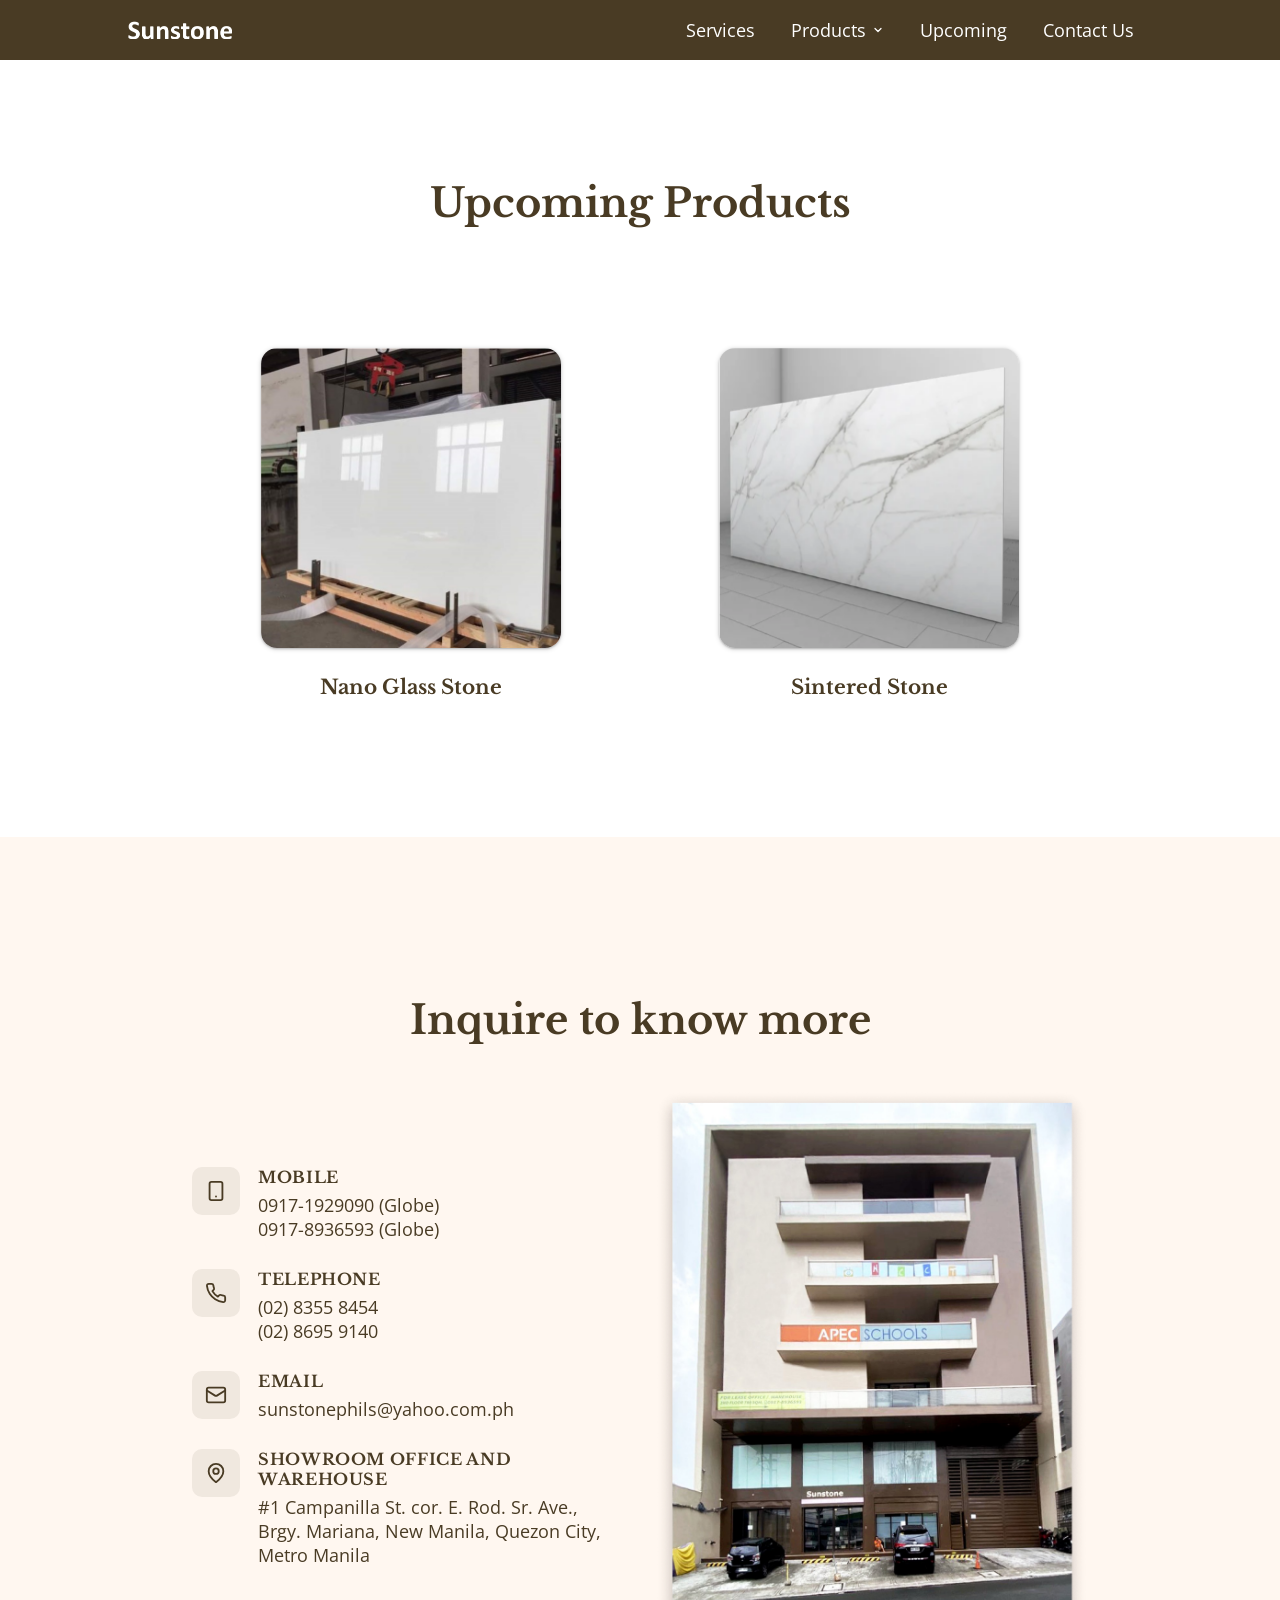
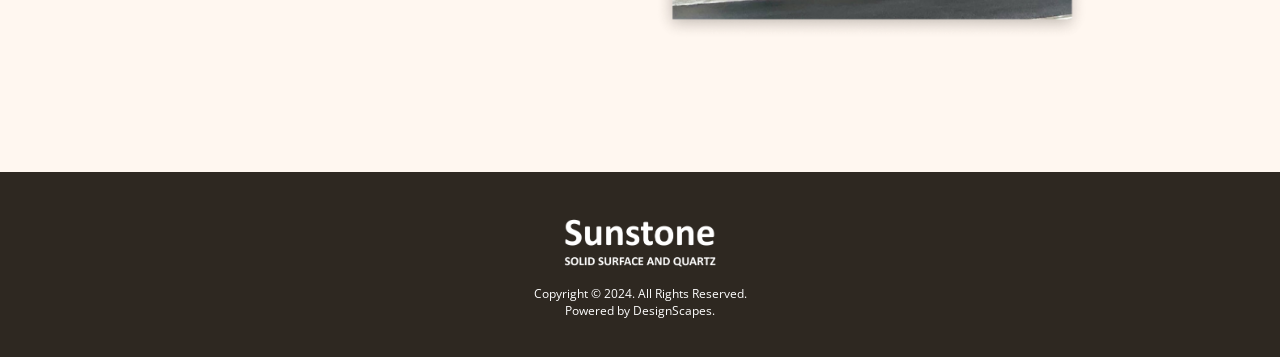
<file: upcoming.html>
<!DOCTYPE html>
<html>
<head>
    <meta name="viewport" content="width=device-width, initial-scale=1.0">
    <link rel="stylesheet" href="/css/products-page.css">
    <link rel="preconnect" href="https://fonts.googleapis.com">
    <link rel="preconnect" href="https://fonts.gstatic.com" crossorigin>
    <link href="https://fonts.googleapis.com/css2?family=Open+Sans:ital,wght@0,300..800;1,300..800&display=swap" rel="stylesheet">
    <link href="https://fonts.googleapis.com/css2?family=Libre+Baskerville:ital,wght@0,400;0,700;1,400&family=Open+Sans:ital,wght@0,300..800;1,300..800&display=swap" rel="stylesheet">
    <link rel="icon" type="image/x-icon" href="/img/favicon.ico">
    <title>Upcoming Products</title>
</head>
<body>
    <div class="navbar-container">
        <div class="navbar-items">
            <a id="navbar-logo-link" href="/"><img id="navbar-logo" src="/img/Sunstone.png"></a>
            <a class="navbar-no-need" href="#contact-us">Contact Us</a>
            <a href="/upcoming">Upcoming</a>
            <div class="dropdown">
                <button class="drop-button">Products
                <svg class="drop-caret" width="12" height="12" viewBox="0 0 24 24" fill="none" stroke="currentColor" stroke-width="2.5" stroke-linecap="round" stroke-linejoin="round"><polyline points="6 9 12 15 18 9"></polyline></svg>
                </button>
                <div class="dropdown-content">
                <a href="/solid-surface">Solid Surfaces</a>
                <a href="/quartz">Quartz</a>
                </div>
            </div>
            <a class="navbar-no-need" href="/#services">Services</a>
        </div>
    </div>

    <div class="upcoming-section">
        <div class="content-container">
            <h1>Upcoming Products</h1>
            <div class="grid-content-container">
                <div class="square-item">
                    <img loading="lazy" decoding="async" src="/img/upcoming-pics/nano-glass.png">
                    <h2>Nano Glass Stone</h2>
                </div>
                <div class="square-item">
                    <img loading="lazy" decoding="async" src="/img/upcoming-pics/sintered-stone.png">
                    <h2>Sintered Stone</h2>
                </div>
            </div>
        </div>
    </div>

    <div id="contact-us">
        <h1 class="h1-brown">Inquire to know more</h1>
        <div class="content-container">
            <div class="contact-us-left">
                <div class="contact-item">
                    <span class="contact-icon" aria-hidden="true">
                        <svg viewBox="0 0 24 24" fill="none" stroke="currentColor" stroke-width="2" stroke-linecap="round" stroke-linejoin="round"><rect x="5" y="2" width="14" height="20" rx="2" ry="2"></rect><path d="M12 18h.01"></path></svg>
                    </span>
                    <div class="contact-text">
                        <h2>Mobile</h2>
                        <p>0917-1929090 (Globe)<br>0917-8936593 (Globe)</p>
                    </div>
                </div>
                <div class="contact-item">
                    <span class="contact-icon" aria-hidden="true">
                        <svg viewBox="0 0 24 24" fill="none" stroke="currentColor" stroke-width="2" stroke-linecap="round" stroke-linejoin="round"><path d="M22 16.92v3a2 2 0 0 1-2.18 2 19.79 19.79 0 0 1-8.63-3.07 19.5 19.5 0 0 1-6-6 19.79 19.79 0 0 1-3.07-8.67A2 2 0 0 1 4.11 2h3a2 2 0 0 1 2 1.72c.127.96.361 1.903.7 2.81a2 2 0 0 1-.45 2.11L8.09 9.91a16 16 0 0 0 6 6l1.27-1.27a2 2 0 0 1 2.11-.45c.907.339 1.85.573 2.81.7A2 2 0 0 1 22 16.92z"></path></svg>
                    </span>
                    <div class="contact-text">
                        <h2>Telephone</h2>
                        <p>(02) 8355 8454<br>(02) 8695 9140</p>
                    </div>
                </div>
                <div class="contact-item">
                    <span class="contact-icon" aria-hidden="true">
                        <svg viewBox="0 0 24 24" fill="none" stroke="currentColor" stroke-width="2" stroke-linecap="round" stroke-linejoin="round"><rect x="2" y="4" width="20" height="16" rx="2"></rect><path d="m22 7-8.97 5.7a1.94 1.94 0 0 1-2.06 0L2 7"></path></svg>
                    </span>
                    <div class="contact-text">
                        <h2>Email</h2>
                        <p>sunstonephils@yahoo.com.ph</p>
                    </div>
                </div>
                <div class="contact-item">
                    <span class="contact-icon" aria-hidden="true">
                        <svg viewBox="0 0 24 24" fill="none" stroke="currentColor" stroke-width="2" stroke-linecap="round" stroke-linejoin="round"><path d="M20 10c0 6-8 12-8 12s-8-6-8-12a8 8 0 0 1 16 0Z"></path><circle cx="12" cy="10" r="3"></circle></svg>
                    </span>
                    <div class="contact-text">
                        <h2>Showroom Office and Warehouse</h2>
                        <p>#1 Campanilla St. cor. E. Rod. Sr. Ave., Brgy. Mariana, New Manila, Quezon City, Metro Manila</p>
                    </div>
                </div>
            </div>

            <div class="contact-us-right">
                <img loading="lazy" decoding="async" src="/img/section-5-pics/office-bldg.png">
            </div>

        </div>
    </div>

    <div class="footer">
        <img loading="lazy" decoding="async" src="/img/footer-logo.png">
        <p>Copyright © 2024. All Rights Reserved.</p>
        <p>Powered by DesignScapes.</p>
    </div>
</body>
</html>
</file>
<file: css/landing.css>
/* Styles */
:root{
    --brown: #493B24;
    --yellow:#EFC070;
    --light-brown:#B6702A;
    --black: #1D1D1D;
    --dark-grey:#403E46;
    --light-grey: #BCC0BF;
    --tan: #E1D9D2;
    --cream: #FFF7F0;
    --radius-sm: 10px;
    --radius-md: 16px;
    --radius-lg: 24px;
    --radius-xl: 32px;
    --transition: 200ms cubic-bezier(0.4, 0, 0.2, 1);
}

html{
    overflow-x: hidden;
    scroll-behavior: smooth;
    background-color: #2E2821;
    -ms-overflow-style: none;  /* no scroll for IE and Edge */
    scrollbar-width: none;  /* no scroll for Firefox */
}

/* no scrollbar for chrome*/
::-webkit-scrollbar {
    display: none;
}

/* Navbar container */
body{
    width: 100%;
    margin: 0;
}

.navbar-container {
  background-color: var(--brown);
  font-family: "Open Sans";
  padding: 0 10%;
  height: 60px;
  position: fixed;
  width: 80%;
}

/* Links inside the navbar */
.navbar-items a {
  float: right;
  font-size: 18px;
  color: white;
  text-decoration: none;
  padding: 18px;
}

/* Nav item hover/animation (logo excluded, dropdown-content excluded via child combinator) */
.navbar-items > a:not(#navbar-logo-link) {
  position: relative;
  transition: color var(--transition);
}

.navbar-items > a:not(#navbar-logo-link)::after {
  content: "";
  position: absolute;
  left: 18px;
  right: 18px;
  bottom: 1px;
  height: 2px;
  background-color: var(--yellow);
  transform: scaleX(0);
  transform-origin: center;
  transition: transform var(--transition);
}

.navbar-items > a:not(#navbar-logo-link):hover,
.navbar-items > a:not(#navbar-logo-link):focus-visible {
  color: var(--yellow);
}

.navbar-items > a:not(#navbar-logo-link):hover::after,
.navbar-items > a:not(#navbar-logo-link):focus-visible::after {
  transform: scaleX(1);
}

#navbar-logo-link{
    float: left;
    display: flex;
    align-items: center;
    height: 60.5px;
    padding: 0;
}

#navbar-logo{
    width: 104px;
    height: auto;
    padding: 0;
    display: block;
    transition: transform var(--transition), opacity var(--transition);
}

#navbar-logo-link:hover #navbar-logo{
    transform: scale(1.03);
    opacity: 0.88;
}

/* The dropdown container */
.dropdown {
  float: right;
  overflow: visible;
  position: relative;
}

/* Dropdown button */
.dropdown .drop-button {
  font-size: 18px;
  border: none;
  outline: none;
  color: white;
  padding: 18px;
  background-color: inherit;
  font-family: inherit; /* Important for vertical align on mobile phones */
  margin: 0; /* Important for vertical align on mobile phones */
  display: inline-flex;
  align-items: center;
  gap: 6px;
  cursor: pointer;
  transition: color var(--transition);
}

.drop-caret{
  transition: transform var(--transition);
}

/* Highlight navbar links + dropdown button on hover */
.dropdown:hover .drop-button {
  color: var(--yellow);
}

.dropdown:hover .drop-caret{
  transform: rotate(180deg);
}

/* Dropdown content (hidden by default) */
.dropdown-content {
  display: none;
  position: absolute;
  top: 100%;
  left: 0;
  background-color: var(--light-brown);
  min-width: 160px;
  border-radius: var(--radius-sm);
  overflow: hidden;
  box-shadow: 0px 8px 16px 0px rgba(0,0,0,0.2);
  z-index: 1;
}

/* Links inside the dropdown */
.dropdown-content a {
  float: none;
  color: white;
  padding: 12px 16px;
  text-decoration: none;
  display: block;
  text-align: left;
  transition: background-color var(--transition), padding-left var(--transition);
}

/* Add a brown background color to dropdown links on hover */
.dropdown-content a:hover {
  background-color: #0F0903;
  padding-left: 20px;
}

/* Show the dropdown menu on hover */
.dropdown:hover .dropdown-content {
  display: block;
}

.content-container{
    padding: 0 15%;
    display: flex;
    justify-content: center; 
    align-items: center;
}

/* section 1 */
#hero{
    background-image: url("/img/section-1-bg.png");
    height: 600px;
    padding-top: 250px;
}

#hero > .content-container{
    flex-direction: column;
    align-items: unset;
}

#hero-p{
    margin-top: 30px;
}

#hero-h2{
    margin-bottom: 30px;
}
#hero-h1{
    margin: 0;
}

h2{
    color: white;
    font-family: Open Sans;
    font-size: 20px;
    font-weight: bold;
}

h1{
    color: white;
    font-family: Libre Baskerville;
    font-size: 40px;
    font-weight: bold;
}

p{
    color: white;
    font-family: Open Sans;
    font-size: 20px;
    font-weight: 400;
}

.button-1{
    background-color: var(--black);
    font-size: 16px;
    font-family: Open Sans;
    font-weight: 600;
    letter-spacing: 0.02em;
    border: 2px solid var(--yellow);
    border-radius: var(--radius-sm);
    color: white;
    margin-top: 30px;
    cursor: pointer;
    transition: transform var(--transition), box-shadow var(--transition), background-color var(--transition);
}

.button-1:hover{
    background-color: var(--yellow);
    border-color: var(--yellow);
    transform: translateY(-3px);
    box-shadow: 0 10px 24px rgba(0, 0, 0, 0.3);
}

.button-1:active{
    transform: translateY(-1px);
}

.button-1-text{
    padding: 10px 34px;
    margin: 0;
    transition: color var(--transition);
}

.button-1:hover .button-1-text{
    color: var(--black);
}

/* section 2*/
#about{
    background-color: var(--tan);
    padding-bottom: 10%;
}

.section-2-left{
    max-width: 475px;
    margin-right: 5%;
    margin-top: 10%;
}

.h1-brown{
    color:var(--brown);
    margin:20px 0px;
}

.p-black{
    color:var(--black);
    font-size: 1em;
}

.white-rectangle{
    display: flex;
    width: 100%;
    background-color: var(--brown);
    border-radius: var(--radius-md);
    box-shadow: 0 16px 32px 0 rgba(29, 20, 8, 0.25);
    margin-top: 50px;
    overflow: hidden;
}

.rectangle-content{
    flex: 1;
    position: relative;
    text-align: center;
    padding: 28px 20px;
}

.rectangle-content + .rectangle-content::before{
    content: "";
    position: absolute;
    left: 0;
    top: 22%;
    bottom: 22%;
    width: 1px;
    background-color: rgba(239, 192, 112, 0.35);
}

.rectangle-content > h3{
    font-family: Open Sans;
    font-weight: bold;
    font-size: 2.1em;
    color: white;
    margin: 0 0 4px 0;
}

.rectangle-content > p{
    font-family: Open Sans;
    font-size: 0.8em;
    color: white;
    letter-spacing: 0.02em;
    margin: 0;
}

.section-2-right{
    max-width: 465px;
    margin-top: 10%;
}

.section-2-right > img{
    max-width: 465px;
    height: auto;
    border-radius: var(--radius-lg);
}

/* Section 3 */
.section-3{
    background-image: url("/img/section-3-bg.png");
    background-size: cover;
    padding-top: 10%;
    padding-bottom: 15%;
}

.section-3 > h1{
    margin-top: 0;
    margin-bottom: 50px;
    padding: 0 15%;
}

.section-3 > h2{
    font-size: 30px;
    font-weight: 600;
    margin: 35px 0 15px 0;
    padding: 0 15%;
}

.product-card-row{
    display: grid;
    grid-template-columns: repeat(3, 1fr);
    justify-items: center;
    padding: 0 15%;
    margin:0;
    row-gap: 60px;
    column-gap: 5%;
}

.product-card{
    max-width: 287px;
    background-color: white;
    border-radius: var(--radius-md);
    overflow: hidden;
    display: flex;
    flex-direction: column;
}

.product-card > img {
    border-radius: var(--radius-md) var(--radius-md) 0 0;
    width: 287px;
    height: 218px;
    display: block;
}

.card-content > h2 {
    color: var(--black);
    font-size: 1.2em;
    margin:0;
}

.card-content > p {
    color: var(--black);
    font-size: 0.8em;
    margin:0;
}

#orc{
    letter-spacing: -0.6px;
}

.card-content{
    padding: 3% 5% 5% 5%;
    display: flex;
    flex-direction: column;
    flex: 1;
    min-height: 84px;
    box-sizing: border-box;
}

/* Section 4 */
#services{
    text-align: center;
    padding: 15%;
    background-color: white;
}

.service-row{
    margin-top: 5%;
    display: flex;
    justify-content: center; 
    align-items: center;
}

#services > h1{
    margin: 0 0 65px 0;
    color: var(--brown);
}

.service-card{
    max-width: 263px;
    display: flex;
    justify-content: center; 
    align-items: center;
    flex-direction: column;
    margin:0 5%;
}

.service-card > img{
    height: 64px;
    width: auto;
}

.service-card > h2{
    color: var(--black);
    font-size: 19px;
    margin: 5px 0 5px 0;
}

.service-card > p{
    color: var(--black);
    font-size: 14px;
    margin: 0;
}

.services-buttons{
    display: flex;
    justify-content: center;
    align-items: center;
}

.button-2{
    background-color: white;
    font-size: 15px;
    font-family: Open Sans;
    font-weight: 600;
    border: 2px solid var(--yellow);
    border-radius: var(--radius-sm);
    margin-top: 65px;
    margin-left: 20px;
    margin-right: 20px;
    cursor: pointer;
    width: fit-content;
    transition: transform var(--transition), box-shadow var(--transition), background-color var(--transition), border-color var(--transition);
}

.button-2:hover{
    background-color: var(--brown);
    border-color: var(--brown);
    transform: translateY(-3px);
    box-shadow: 0 10px 24px rgba(0, 0, 0, 0.2);
}

.button-2:active{
    transform: translateY(-1px);
}

.button-2-text{
    padding: 10px 24px;
    margin: 0;
    font-weight: 600;
    text-decoration: none;
    color: var(--black);
    transition: color var(--transition);
}

.button-2:hover .button-2-text{
    color: white;
}

/* Section 5*/
#contact-us{
    background-color: var(--cream);
    margin: 0;
    padding: 10% 15%;
    text-align: center;
}

#contact-us > .content-container{
    flex-direction: row;
    padding: 0;
    justify-content: center;
    align-items: center;
}

#contact-us > h1{
    text-align: center;
    margin-bottom: 5%;
}

#contact-us > p{
    text-decoration: none;
    color: var(--brown);
}

.contact-us-left{
    max-width: 482px;
    display: flex;
    flex-direction: column;
    gap: 28px;
}

.contact-item{
    display: flex;
    align-items: flex-start;
    gap: 18px;
    text-align: left;
}

.contact-icon{
    flex: 0 0 auto;
    width: 48px;
    height: 48px;
    border-radius: var(--radius-sm);
    background-color: rgba(73, 59, 36, 0.08);
    color: var(--brown);
    display: flex;
    align-items: center;
    justify-content: center;
    transition: background-color var(--transition), transform var(--transition);
}

.contact-icon svg{
    width: 22px;
    height: 22px;
}

.contact-text > h2{
    color: var(--brown);
    font-family: "Libre Baskerville";
    font-size: 1em;
    text-transform: uppercase;
    letter-spacing: 0.04em;
    margin: 0 0 6px 0;
}

.contact-text > p{
    color: var(--brown);
    font-size: 17px;
    margin: 0;
}

.contact-us-right{
    max-width: 434px;
    padding-left: 50px;
}

.contact-us-right > img{
    max-width: 434px;
    border-radius: var(--radius-xl);
}


.footer{
    height: 185px;
    width: 100%;
    display: flex;
    justify-content: center; 
    align-items: center;
    background-color: #2E2821;
    flex-direction: column;
}  

.footer > img{
    height: 59px;
    width: auto;
    margin-bottom: 15px;
}

.footer > p{
    font-size: 12px;
    margin: 0;
}

@media screen and (max-width: 1280px){
    .navbar-container{
        padding: 0 10%;
    }
    .content-container{
        padding: 0 10%;
    }
    .section-3 > h1{
        padding: 0 10%;
    }
    .section-3 > h2 {
        padding: 0 10%;
    }
    .product-card-row{
        padding: 0 10%;
    }
    #services{
        padding: 10%;
    }
    #contact-us{
        padding: 10% 10%;
    }

}

@media screen and (max-width: 1080px){
    .navbar-items a:not(#navbar-logo-link){
        font-size: 14px;
        padding: 20px;
    }
    .dropdown .drop-button {
        font-size: 14px;
        padding: 20px;
    }
    #navbar-logo {
        width: 80px;
    }
    .section-2-right {
        max-width: 350px;
    }
    .section-2-right > img {
        max-width: 350px;
    }
    .p-black {
        font-size: 0.8em;
    }
    .product-card {
        max-width: 250px;
    }
    .product-card >img {
        height: 218px;
        width: 250px;
        object-fit: cover;
    }
    .card-content > h2 {
        font-size: 0.8em;
    }
    .card-content > p {
        font-size: 0.7em;
    }
    .card-content {
        min-height: 84px;
    }

    .contact-icon {
        width: 38px;
        height: 38px;
    }
    .contact-icon svg{
        width: 18px;
        height: 18px;
    }
    .contact-text > h2 {
        font-size: 1em;
        margin: 3px 0;
    }
    .contact-text > p {
        font-size: 17px;
        margin-top: 3px;
    }
    .contact-us-right {
        max-width: 350px;
    }
    .contact-us-right > img {
        max-width: 350px;
    }
}

@media screen and (max-width: 960px){
    .navbar-items a:not(#navbar-logo-link){
        font-size: 12px;
        padding: 21px 10px;
    }
    .dropdown .drop-button {
        font-size: 12px;
        padding: 21px 10px;
    }
    #navbar-logo {
        width: 70px;
    }
    .product-card {
        max-width: 200px;
    }
    .product-card >img {
        height: 218px;
        width: 200px;
        object-fit: cover;
    }
}

@media screen and (max-width: 900px){
    #hero {
        height: 500px;
        padding-top: 150px;
    }
    .section-2-right {
        max-width: 300px;
    }
    .section-2-right > img {
        max-width: 300px;
    }
    .contact-us-right {
        max-width: 300px;
    }
    .contact-us-right > img {
        max-width: 300px;
    }
}

@media screen and (max-width: 800px){
    h1{
        font-size: 40px;
    }
    h2{
        font-size: 20px;
    }
    p{
        font-size: 20px;
    }
    .button-1 {
        font-size: 12px;
        font-weight: 300;
        border-width: 2px;
        margin-top: 15px;
    }
    .p-black {
        font-size: 12px;
    }
    .white-rectangle {
        margin-top: 30px;
    }
    .section-3 > h1 {
        font-size: 40px;
    }
    .section-3 > h2 {
        font-size: 20px;
    }
    .product-card-row {
        display: grid;
        grid-template-columns: repeat(2, 1fr);
        justify-items: center;
        padding: 0 10%;
        margin: 0 0 15% 0;
        row-gap: 40px;
        column-gap: 5%;
    }
    .product-card {
        max-width: 287px;
    }
    .product-card >img {
        height: 218px;
        width: 287px;
        object-fit: cover;
    }
    .card-content > h2 {
        font-size: 14px;
    }
    .card-content > p {
        font-size: 12px;
    }
    .card-content {
        min-height: 84px;
    }
    .service-card > h2 {
        font-size: 19px;
    }
    .service-card > p {
        font-size: 14px;
    }
    .button-2 {
        font-size: 12px;
    }
    #contact-us {
        padding: 50px 10% 80px 10%;
    }
    .contact-text > h2 {
        font-size: 14px;
        margin: 3px 0;
    }
    .contact-text > p {
        font-size: 17px;
        margin-top: 3px;
    }
    .contact-us-right {
        padding-left: 30px;
    }
}

@media screen and (max-width: 720px){
    .section-2-left {
        max-width: none;
        margin-top: 10%;
        margin-right: 0%;
    }
    .section-2-right {
        display: none;
    }
    .product-card {
        max-width: 250px;
    }
    .product-card >img {
        height: 218px;
        width: 250px;
        object-fit: cover;
    }
    .section-3 {
        padding-bottom: 30%;
    }
    .contact-us-right {
        display: none;
    }
    #contact-us {
        padding: 50px 10% 80px 10%;
    }
}

@media screen and (max-width: 680px){
    .navbar-no-need{
        display: none;
    }
}

@media screen and (max-width: 640px){

    #hero{
        height: 400px;
    }
    h1{
        font-size: 40px;
    }
    #hero-h1{
        font-size: 28px;
    }
    h2{
        font-size: 14px;
    }
    p{
        font-size: 14px;
    }
    .button-1 {
        font-size: 10px;
        font-weight: 200;
    }
    .white-rectangle {
        margin-top: 30px;
    }
    .rectangle-content > h3 {
        font-size: 30px;
    }
    .rectangle-content > p {
        font-size: 12px;
    }
    .section-3 > h1 {
        font-size: 30px;
        margin-bottom: 0;
    }
    .section-3 > h2 {
        font-size: 20px;
    }
    .product-card {
        max-width: 230px;
    }
    .product-card >img {
        height: 218px;
        width: 230px;
        object-fit: cover;
    }
    .service-card > h2 {
        font-size: 19px;
    }
    .button-2 {
        font-size: 10px;
    }
}

@media screen and (max-width: 590px){
    #hero{
        height: 320px;
        padding-top: 100px;
    }
    .product-card {
        max-width: 200px;
    }
    .product-card >img {
        height: 218px;
        width: 200px;
        object-fit: cover;
    }
    .product-card-row{
        row-gap: 24px;
    }
    .service-row {
        flex-direction: column;
    }
    .service-card {
        margin-bottom: 20%;
    }
    .service-card > h2 {
        font-size: 19px;
    }
    .service-card > p {
        font-size: 14px;
    }
    .button-2 {
        margin-top: 10px;
    }
    
}

@media screen and (max-width: 520px){
    #hero{
        height: 320px;
        padding-top: 100px;
        background-size: cover;
    }
    #about{
        padding-bottom: 80px;
    }
    .section-3 {
        background-color: var(--black);
        padding-bottom: 10%;
        background-image: none;
        padding-top: 90px;
    }
    .section-3 > h1 {
        text-align: center;
    }
    .section-3 > h2 {
        text-align: center;
    }
    .product-card-row{
        display: flex;
        justify-content: center;
        align-items: center;
        flex-direction: column;
    }
    .product-card {
        max-width: 287px;
        margin: 10% 0;
    }
    .product-card >img {
        height: 218px;
        width: 287px;
        object-fit: cover;
    }
    #services{
        padding-top: 90px;
        padding-bottom: 90px;
    }
}

@media screen and (max-width: 440px){
    h2{
        font-size: 12px;
    }
    p{
        font-size: 12px;
    }
}

@media screen and (max-width: 400px){
    #navbar-logo-link,
    #navbar-logo{
        display: none;
    }
    #hero{
        height: 300px;
        padding-top: 100px;
    }
    h1{
        font-size: 40px;
    }
    h2{
        font-size: 13px;
    }
    p{
        font-size: 13px;
    }
    .button-1 {
        font-size: 12px;
        font-weight: 500;
        border-width: 2px;
        margin-top: 15px;
    }
    .p-black {
        font-size: 12px;
    }
    .rectangle-content > h3 {
        font-size: 24px;
    }
    .rectangle-content > p {
        font-size: 12px;
    }
    .section-3{
        padding-top: 60px;
    }
    .section-3 > h1 {
        font-size: 24px;
    }
    .section-3 > h2 {
        font-size: 20px;
    }
    .product-card {
        max-width: 230px;
    }
    .product-card >img {
        height: 218px;
        width: 230px;
        object-fit: cover;
    }
    .button-2 {
        font-size: 12px;
    }
    .contact-icon{
        width: 32px;
        height: 32px;
    }
    .contact-icon svg{
        width: 16px;
        height: 16px;
    }
    .contact-text > h2 {
        font-size: 11px;
        margin: 3px 0;
    }
    .contact-text > p {
        font-size: 17px;
        margin-top: 3px;
    }
    .footer > p {
        font-size: 11px;
    }
}
</file>
<file: css/products-page.css>
/* Styles */
:root{
    --brown: #493B24;
    --yellow:#EFC070;
    --light-brown:#B6702A;
    --black: #1D1D1D;
    --dark-grey:#403E46;
    --light-grey: #BCC0BF;
    --tan: #E1D9D2;
    --cream: #FFF7F0;
    --radius-sm: 10px;
    --radius-md: 16px;
    --radius-lg: 24px;
    --radius-xl: 32px;
    --transition: 200ms cubic-bezier(0.4, 0, 0.2, 1);
}

html{
    overflow-x: hidden;
    scroll-behavior: smooth;
    background-color: #2E2821;
    -ms-overflow-style: none;  /* no scroll for IE and Edge */
    scrollbar-width: none;  /* no scroll for Firefox */
}

/* no scrollbar for chrome*/
::-webkit-scrollbar {
    display: none;
}

/* Navbar container */
body{
    width: 100%;
    margin: 0;
}

.navbar-container {
  background-color: var(--brown);
  font-family: "Open Sans";
  padding: 0 10%;
  height: 60px;
  position: fixed;
  width: 80%;
}

/* Links inside the navbar */
.navbar-items a {
  float: right;
  font-size: 18px;
  color: white;
  text-decoration: none;
  padding: 18px;
}

/* Nav item hover/animation (logo excluded, dropdown-content excluded via child combinator) */
.navbar-items > a:not(#navbar-logo-link) {
  position: relative;
  transition: color var(--transition);
}

.navbar-items > a:not(#navbar-logo-link)::after {
  content: "";
  position: absolute;
  left: 18px;
  right: 18px;
  bottom: 1px;
  height: 2px;
  background-color: var(--yellow);
  transform: scaleX(0);
  transform-origin: center;
  transition: transform var(--transition);
}

.navbar-items > a:not(#navbar-logo-link):hover,
.navbar-items > a:not(#navbar-logo-link):focus-visible {
  color: var(--yellow);
}

.navbar-items > a:not(#navbar-logo-link):hover::after,
.navbar-items > a:not(#navbar-logo-link):focus-visible::after {
  transform: scaleX(1);
}

#navbar-logo-link{
    float: left;
    display: flex;
    align-items: center;
    height: 60.5px;
    padding: 0;
}

#navbar-logo{
    width: 104px;
    height: auto;
    padding: 0;
    display: block;
    transition: transform var(--transition), opacity var(--transition);
}

#navbar-logo-link:hover #navbar-logo{
    transform: scale(1.03);
    opacity: 0.88;
}

/* The dropdown container */
.dropdown {
  float: right;
  overflow: visible;
  position: relative;
}

/* Dropdown button */
.dropdown .drop-button {
  font-size: 18px;
  border: none;
  outline: none;
  color: white;
  padding: 18px;
  background-color: inherit;
  font-family: inherit; /* Important for vertical align on mobile phones */
  margin: 0; /* Important for vertical align on mobile phones */
  display: inline-flex;
  align-items: center;
  gap: 6px;
  cursor: pointer;
  transition: color var(--transition);
}

.drop-caret{
  transition: transform var(--transition);
}

/* Highlight navbar links + dropdown button on hover */
.dropdown:hover .drop-button {
  color: var(--yellow);
}

.dropdown:hover .drop-caret{
  transform: rotate(180deg);
}

/* Dropdown content (hidden by default) */
.dropdown-content {
  display: none;
  position: absolute;
  top: 100%;
  left: 0;
  background-color: var(--light-brown);
  min-width: 160px;
  border-radius: var(--radius-sm);
  overflow: hidden;
  box-shadow: 0px 8px 16px 0px rgba(0,0,0,0.2);
  z-index: 1;
}

/* Links inside the dropdown */
.dropdown-content a {
  float: none;
  color: white;
  padding: 12px 16px;
  text-decoration: none;
  display: block;
  text-align: left;
  transition: background-color var(--transition), padding-left var(--transition);
}

/* Add a brown background color to dropdown links on hover */
.dropdown-content a:hover {
  background-color: #0F0903;
  padding-left: 20px;
}

/* Show the dropdown menu on hover */
.dropdown:hover .dropdown-content {
  display: block;
}

h1{
    color: var(--brown);
    font-family: Libre Baskerville;
    font-size: 40px;
    font-weight: bold;
    margin-top: 30px;
    margin-bottom: 20px;
}

h2{
    color: var(--brown);
    font-family: Libre Baskerville;
    font-size: 20px;
    font-weight: bold;
    margin-bottom: 10px;
}

p{
    color: var(--brown);
    font-family: Open Sans;
    font-size: 18px;
    font-weight: 400;
    margin-top: 0px;
    margin-bottom: 20px;
}

/* Section 1 */
.section-1{
    background-color: var(--cream);
    padding: 10% 0%;
}

.content-container{
    display: flex;
    flex-direction: column;
    text-align: left;
    padding: 0% 15%;
}

.section-1-features{
    display: flex;
    flex-direction: row;
    justify-content: space-between;
}

.section-1-left{
    width: 45%;
}

.section-1-left p{
    margin-bottom: 40px;
}

.section-1-right{
    width: 45%;   
}

/* Section 2 - solid surfaces*/
.section-2{
    background-color: white;
    text-align: center;
}

.section-2 > .content-container{
    text-align: center;
    padding: 10% 15%;
}

.section-2 > .content-container > h1{
    margin-bottom: 50px;
    margin-top: 0px;
} 

.square-item{
    display: flex;
    flex-direction: column;
    align-items: center;
}

.square-item > img{
    width: 180px;
    height: 180px;
    border-radius: var(--radius-md);
    box-shadow: 0 1px 2px 0 rgba(0, 0, 0, 0.2), 0 1px 5px 0 rgba(0, 0, 0, 0.19);
    margin-bottom: 10px;
}

.square-item > h2{
    width: 200px;
}

.grid-content-container{
    display: grid;
    grid-template-columns: repeat(4, 1fr);
    justify-items: center;
    text-align: center;
    row-gap: 50px;
    column-gap: 20px;
}

/* Section 3*/
.section-3{
    background-color: white;
    text-align: center;
}

.section-3 > .content-container{
    text-align: center;
    padding: 10% 15%;
}

.section-3 > .content-container > h1{
    margin-bottom: 50px;
    margin-top: 0px;
} 

/* Section 4*/
.section-4{
    background-color: white;
    text-align: center;
}

.section-4 > .content-container{
    text-align: center;
    padding: 10% 15%;
}

.section-4 > .content-container > h1{
    margin-bottom: 50px;
    margin-top: 0px;
} 

/* Section 5*/
.section-5{
    background-color: white;
    text-align: center;
}

.section-5 > .content-container{
    text-align: center;
    padding: 10% 15%;
}

.section-5 > .content-container > h1{
    margin-bottom: 50px;
    margin-top: 0px;
} 

/* Section 6*/
.section-6{
    background-color: white;
    text-align: center;
}

.section-6 > .content-container{
    text-align: center;
    padding: 10% 15%;
}

.section-6 > .content-container > h1{
    margin-bottom: 50px;
    margin-top: 0px;
} 

.section-6 .square-item{
    align-items: center;
}

.section-6 .square-item > img{
    width: 400px;
    height: 200px;
    border-radius: var(--radius-md);
    box-shadow: 0 1px 2px 0 rgba(0, 0, 0, 0.2), 0 1px 5px 0 rgba(0, 0, 0, 0.19);
    margin-bottom: 10px;
}

.section-6 .grid-content-container{
    display: grid;
    grid-template-columns: 1fr 1fr;
    text-align: center;
    row-gap: 50px;
}

/* Section 7*/
#contact-us{
    background-color: var(--cream);
    margin: 0;
    padding: 10% 15%;
    text-align: center;
}

#contact-us > .content-container{
    flex-direction: row;
    padding: 0;
    justify-content: center;
    align-items: center;
}

#contact-us > p{
    text-decoration: none;
    color: var(--brown);
}

#contact-us > h1{
    text-align: center;
    margin-bottom: 5%;
}

.contact-us-left{
    max-width: 482px;
    display: flex;
    flex-direction: column;
    gap: 28px;
}

.contact-item{
    display: flex;
    align-items: flex-start;
    gap: 18px;
    text-align: left;
}

.contact-icon{
    flex: 0 0 auto;
    width: 48px;
    height: 48px;
    border-radius: var(--radius-sm);
    background-color: rgba(73, 59, 36, 0.08);
    color: var(--brown);
    display: flex;
    align-items: center;
    justify-content: center;
    transition: background-color var(--transition), transform var(--transition);
}

.contact-icon svg{
    width: 22px;
    height: 22px;
}

.contact-text > h2{
    color: var(--brown);
    font-size: 1em;
    text-transform: uppercase;
    letter-spacing: 0.04em;
    margin: 0 0 6px 0;
}

.contact-text > p{
    color: var(--brown);
    margin: 0;
}

.contact-us-right{
    max-width: 434px;
    padding-left: 50px;
}

.contact-us-right > img{
    max-width: 434px;
    border-radius: var(--radius-xl);
}


.footer{
    height: 185px;
    width: 100%;
    display: flex;
    justify-content: center; 
    align-items: center;
    background-color: #2E2821;
    flex-direction: column;
}  

.footer > img{
    height: 59px;
    width: auto;
    margin-bottom: 15px;
}

.footer > p{
    font-size: 12px;
    margin: 0;
    color: white;
}

/* Upcoming */
.upcoming-section{
    background-color: white;
    text-align: center;
}

.upcoming-section > .content-container{
    text-align: center;
    padding: 10% 15%;
}

.upcoming-section > .content-container > h1{
    margin-bottom: 120px;
    margin-top: 50px;
} 

.upcoming-section .square-item{
    align-items: center;
}

.upcoming-section .square-item > img{
    width: 300px;
    height: 300px;
    border-radius: var(--radius-md);
    box-shadow: 0 1px 2px 0 rgba(0, 0, 0, 0.2), 0 1px 5px 0 rgba(0, 0, 0, 0.19);
    margin-bottom: 10px;
}

.upcoming-section .grid-content-container{
    display: grid;
    grid-template-columns: 1fr 1fr;
    text-align: center;
    row-gap: 50px;
}

@media screen and (max-width: 1180px){
    .section-1{
        padding-top: 150px;
    }
    .grid-content-container{
        grid-template-columns: 1fr 1fr 1fr;
    }
    .section-6 .square-item > img{
        width: 200px;
        height: 200px;
        object-fit: cover;
    }
    .section-6 .grid-content-container{
        grid-template-columns: 1fr 1fr 1fr;
    }
    .contact-icon {
        width: 38px;
        height: 38px;
    }
    .contact-icon svg{
        width: 18px;
        height: 18px;
    }
    .contact-text > h2 {
        font-size: 1em;
        margin: 3px 0;
    }
    .contact-text > p {
        font-size: 1em;
        margin-top: 3px;
    }
    .contact-us-right {
        max-width: 350px;
    }
    .contact-us-right > img {
        max-width: 350px;
    }
}

@media screen and (max-width: 900px){
    .upcoming-section > .content-container > h1{
        margin-bottom: 80px;
        margin-top: 50px;
    } 
    .grid-content-container{
        grid-template-columns: 1fr 1fr;
    }
    .section-6 .grid-content-container{
        grid-template-columns: 1fr 1fr;
    }
    .contact-us-right {
        max-width: 300px;
    }
    .contact-us-right > img {
        max-width: 300px;
    }
    .upcoming-section .square-item > img{
        width: 200px;
        height: 200px;
    }
}

@media screen and (max-width: 800px){
    .upcoming-section > .content-container > h1{
        margin-top: 80px;
    } 
    .navbar-items a:not(#navbar-logo-link){
        font-size: 12px;
        padding: 21px 10px;
    }
    .dropdown .drop-button {
        font-size: 12px;
        padding: 21px 10px;
    }
    #navbar-logo {
        width: 70px;
    }
    .contact-text > h2 {
        font-size: 14px;
        margin: 3px 0;
    }
    .contact-text > p {
        font-size: 14px;
        margin-top: 3px;
    }
    .contact-us-right {
        padding-left: 30px;
    }
    .contact-us-right {
        display: none;
    }
    #contact-us {
        padding: 50px 10% 80px 10%;
    }
}

@media screen and (max-width: 600px){
    .upcoming-section > .content-container > h1{
        margin-bottom: 60px;
        margin-top: 80px;
    }
    .navbar-no-need{
        display: none;
    }
    h1{
        font-size: 40px;
    }
    h2{
        font-size: 14px;
    }
    p{
        font-size: 12px;
    }
    .section-1{
        padding-top: 100px;
    }
    .upcoming-section .square-item > img{
        width: 150px;
        height: 150px;
    }
    .square-item > img{
        width: 150px;
        height: 150px;
    }
    .square-item > h2{
        width: 150px;
    }
    .section-6 .square-item > img{
        width: 150px;
        height: 150px;
    }
    .section-6 .square-item > h2{
        width: 150px;
    }
}

@media screen and (max-width: 450px){
    .square-item > img{
        width: 100px;
        height: 100px;
    }
    .square-item > h2{
        width: 100px;
    }
    .section-6 .square-item > img{
        width: 100px;
        height: 100px;
    }
    .section-6 .square-item > h2{
        width: 100px;
    }
    .upcoming-section .square-item > img{
        width: 100px;
        height: 100px;
    }
    .contact-text > h2 {
        font-size: 11px;
        margin: 3px 0;
    }
    .contact-text > p {
        font-size: 12px;
        margin-top: 3px;
    }
    .contact-icon{
        width: 32px;
        height: 32px;
    }
    .contact-icon svg{
        width: 16px;
        height: 16px;
    }
    #contact-us .content-container {
        padding: 0 10%;
    }
}

@media screen and (max-width: 400px){
    #navbar-logo-link,
    #navbar-logo{
        display: none;
    }
}
</file>
